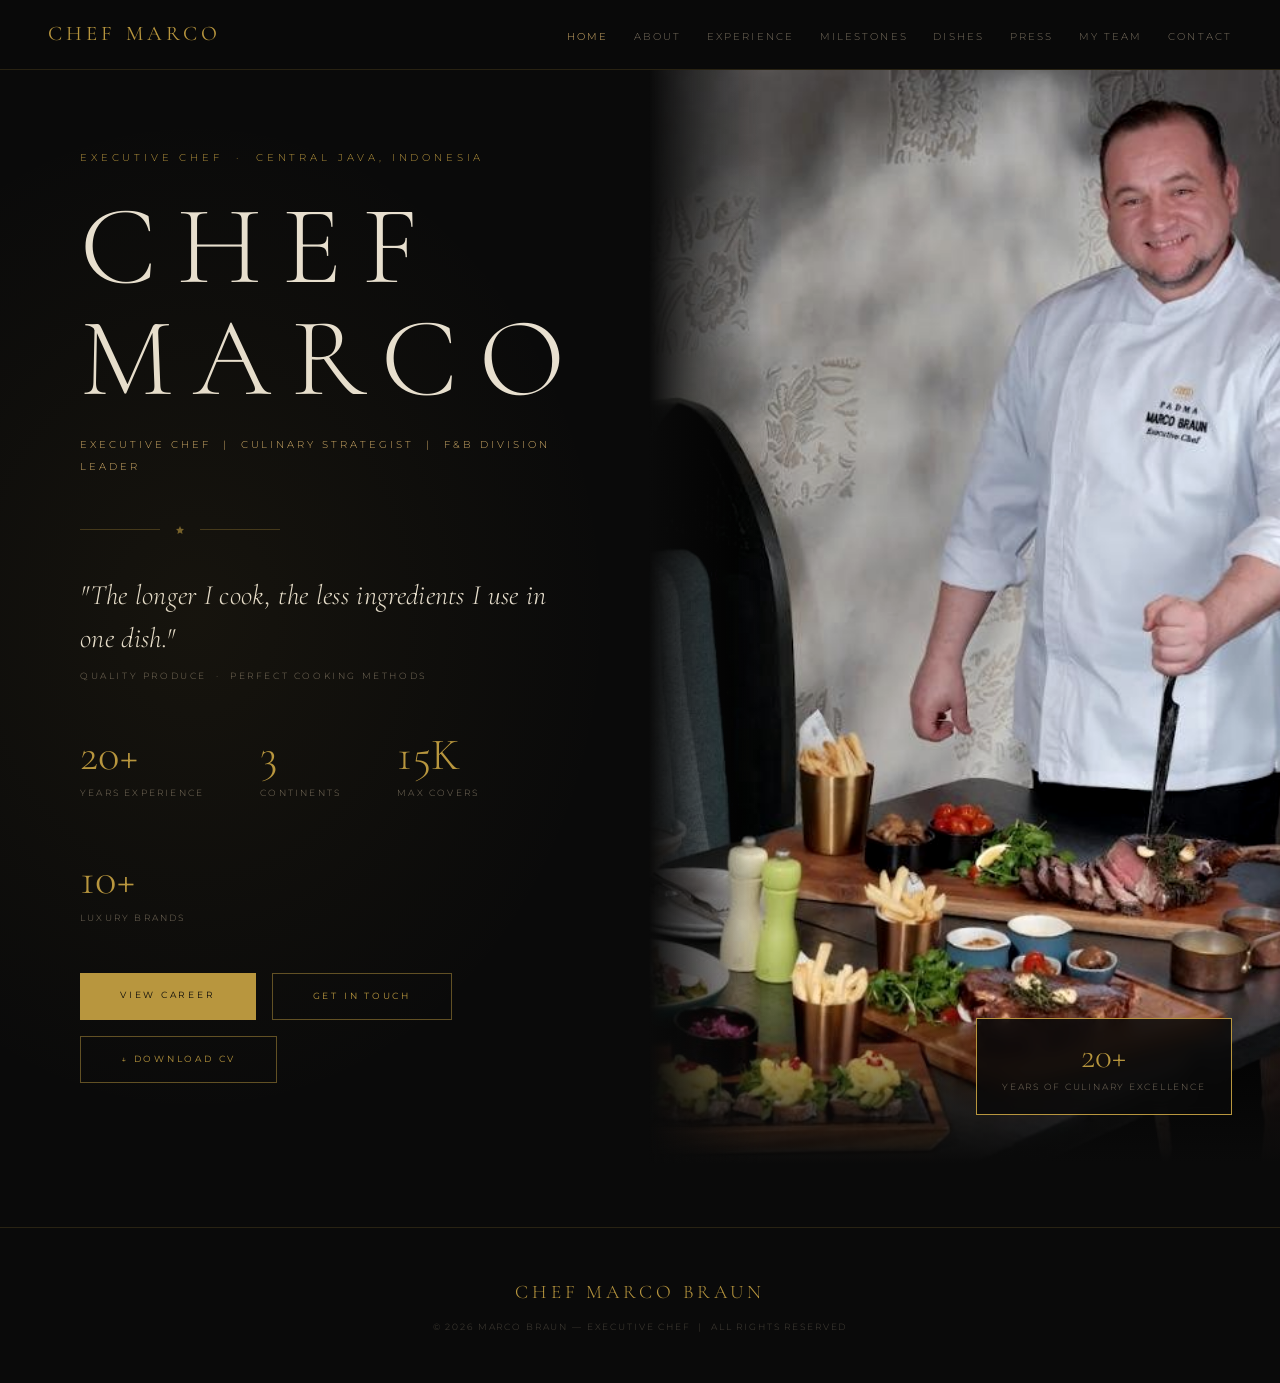
<file: index.html>
<!DOCTYPE html>
<html lang="en">
<head>
  <meta charset="UTF-8" />
  <meta name="viewport" content="width=device-width, initial-scale=1.0" />
  <title>Chef Marco Braun — Executive Chef</title>
  <link rel="stylesheet" href="css/style.css" />
</head>
<body>

<nav class="nav">
  <a href="index.html" class="nav-brand">Chef Marco</a>
  <button class="nav-toggle" id="navToggle">&#9776;</button>
  <ul class="nav-links" id="navLinks">
    <li><a href="index.html">Home</a></li>
    <li><a href="about.html">About</a></li>
    <li><a href="experience.html">Experience</a></li>
    <li><a href="milestones.html">Milestones</a></li>
    <li><a href="dishes.html">Dishes</a></li>
    <li><a href="press.html">Press</a></li>
    <li><a href="team.html">My Team</a></li>
    <li><a href="contact.html">Contact</a></li>
  </ul>
</nav>

<div class="page-content">
  <section class="hero-split">

    <!-- LEFT: Text -->
    <div class="hero-split__text">
      <p class="eyebrow">Executive Chef &nbsp;·&nbsp; Central Java, Indonesia</p>
      <h1 class="hero-name">Chef Marco</h1>
      <p class="hero-title">
        Executive Chef &nbsp;|&nbsp; Culinary Strategist &nbsp;|&nbsp; F&amp;B Division Leader
      </p>

      <div class="divider" style="margin-left:0; width:200px;">
        <span></span>
        <svg viewBox="0 0 10 10"><polygon points="5,0 6.5,3.5 10,3.8 7.5,6.2 8.1,10 5,8 1.9,10 2.5,6.2 0,3.8 3.5,3.5"/></svg>
        <span></span>
      </div>

      <p class="hero-quote" style="text-align:left; max-width:480px;">"The longer I cook, the less ingredients I use in one dish."</p>
      <p class="hero-quote-by" style="text-align:left; margin-bottom:3rem;">Quality Produce &nbsp;·&nbsp; Perfect Cooking Methods</p>

      <div class="hero-stats" style="justify-content:flex-start; margin-bottom:3rem;">
        <div>
          <span class="stat-num">20+</span>
          <span class="stat-label">Years Experience</span>
        </div>
        <div>
          <span class="stat-num">3</span>
          <span class="stat-label">Continents</span>
        </div>
        <div>
          <span class="stat-num">15K</span>
          <span class="stat-label">Max Covers</span>
        </div>
        <div>
          <span class="stat-num">10+</span>
          <span class="stat-label">Luxury Brands</span>
        </div>
      </div>

      <div class="cta-row" style="justify-content:flex-start;">
        <a href="experience.html" class="btn btn-gold">View Career</a>
        <a href="contact.html" class="btn btn-outline">Get in Touch</a>
        <a href="Marco_Braun_Executive_CV_with_Photo (1) (1).pdf" download="Marco_Braun_CV.pdf" class="btn btn-outline">&#8595; Download CV</a>
      </div>
    </div>

    <!-- RIGHT: Photo -->
    <div class="hero-split__photo">
      <div class="hero-split__photo-inner">
        <img src="images/chef-marco.jpg" alt="Chef Marco Braun — Executive Chef" />
        <div class="hero-split__photo-badge">
          <span class="badge-num">20+</span>
          <span class="badge-label">Years of Culinary Excellence</span>
        </div>
      </div>
    </div>

  </section>
</div>

<footer class="site-footer">
  <div class="footer-brand">Chef Marco Braun</div>
  <div class="footer-copy">&copy; 2026 Marco Braun &mdash; Executive Chef &nbsp;|&nbsp; All Rights Reserved</div>
</footer>

<script src="js/main.js"></script>
</body>
</html>
</file>
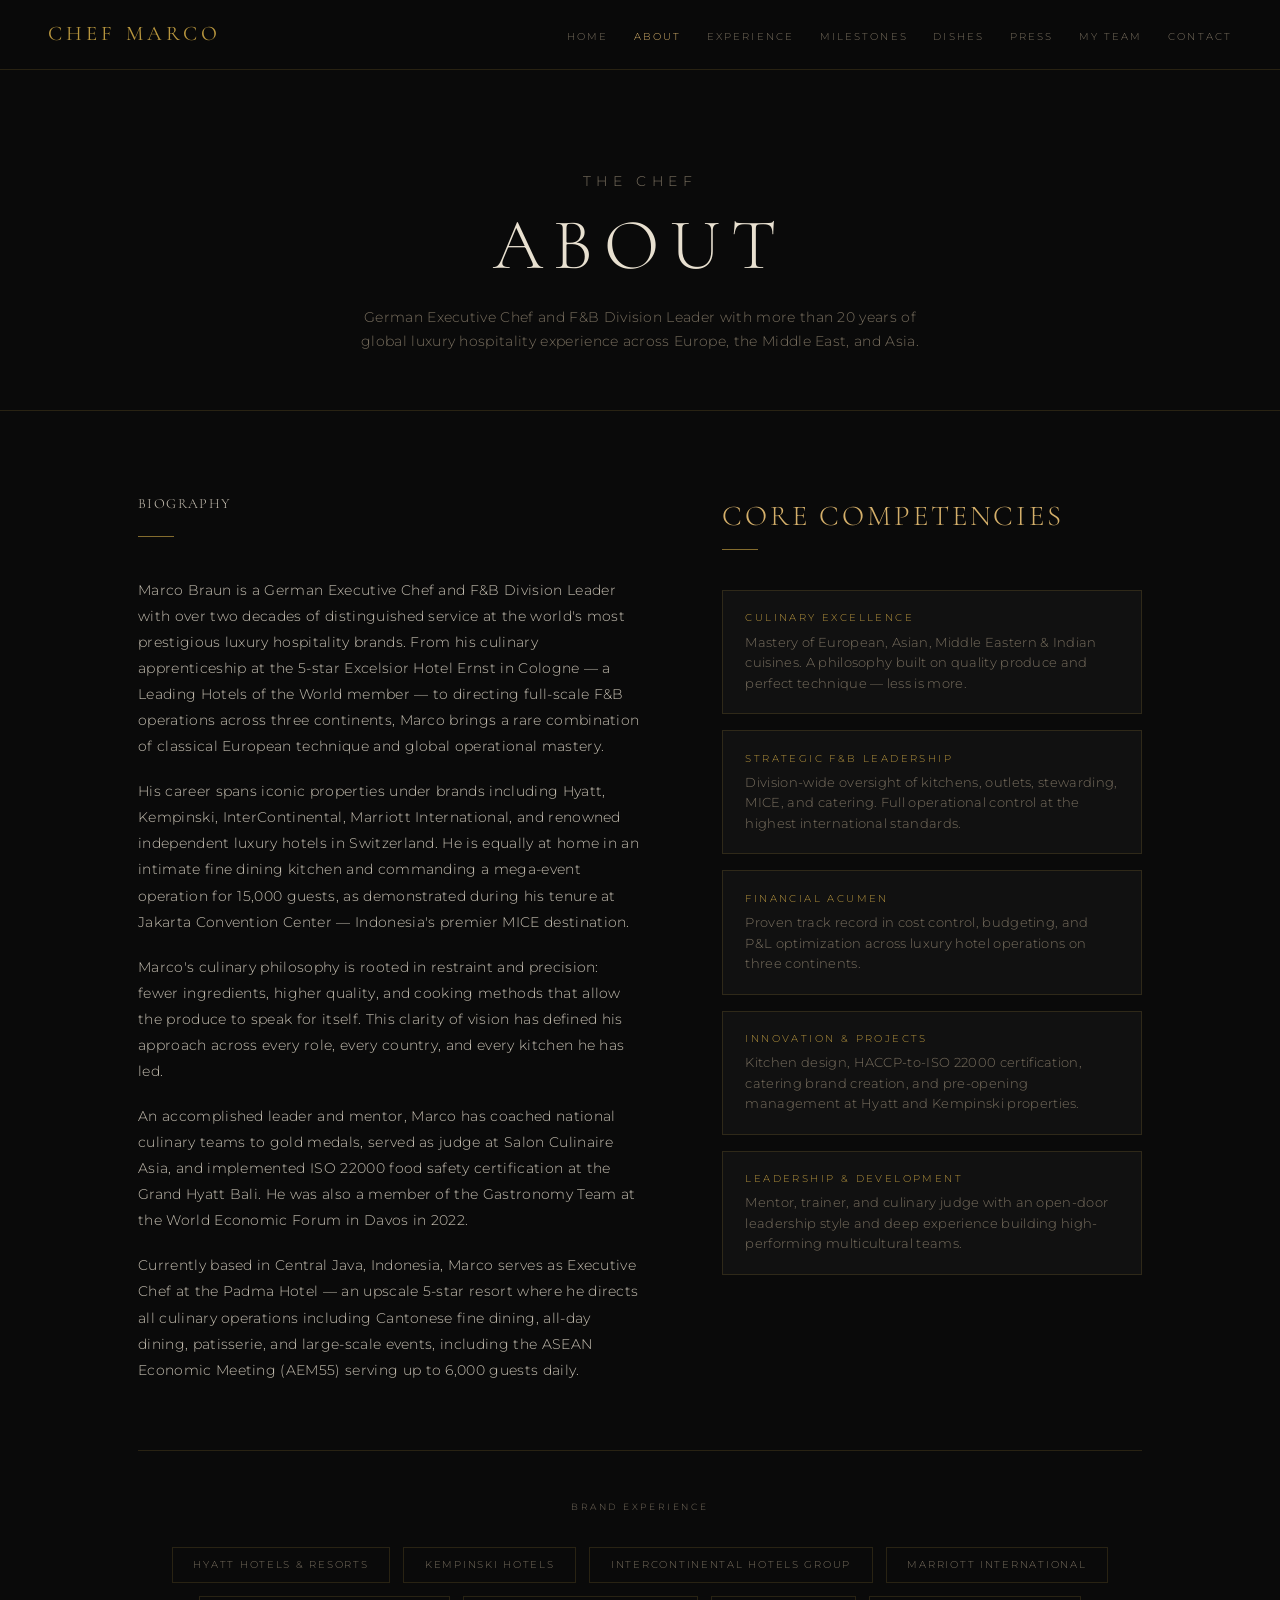
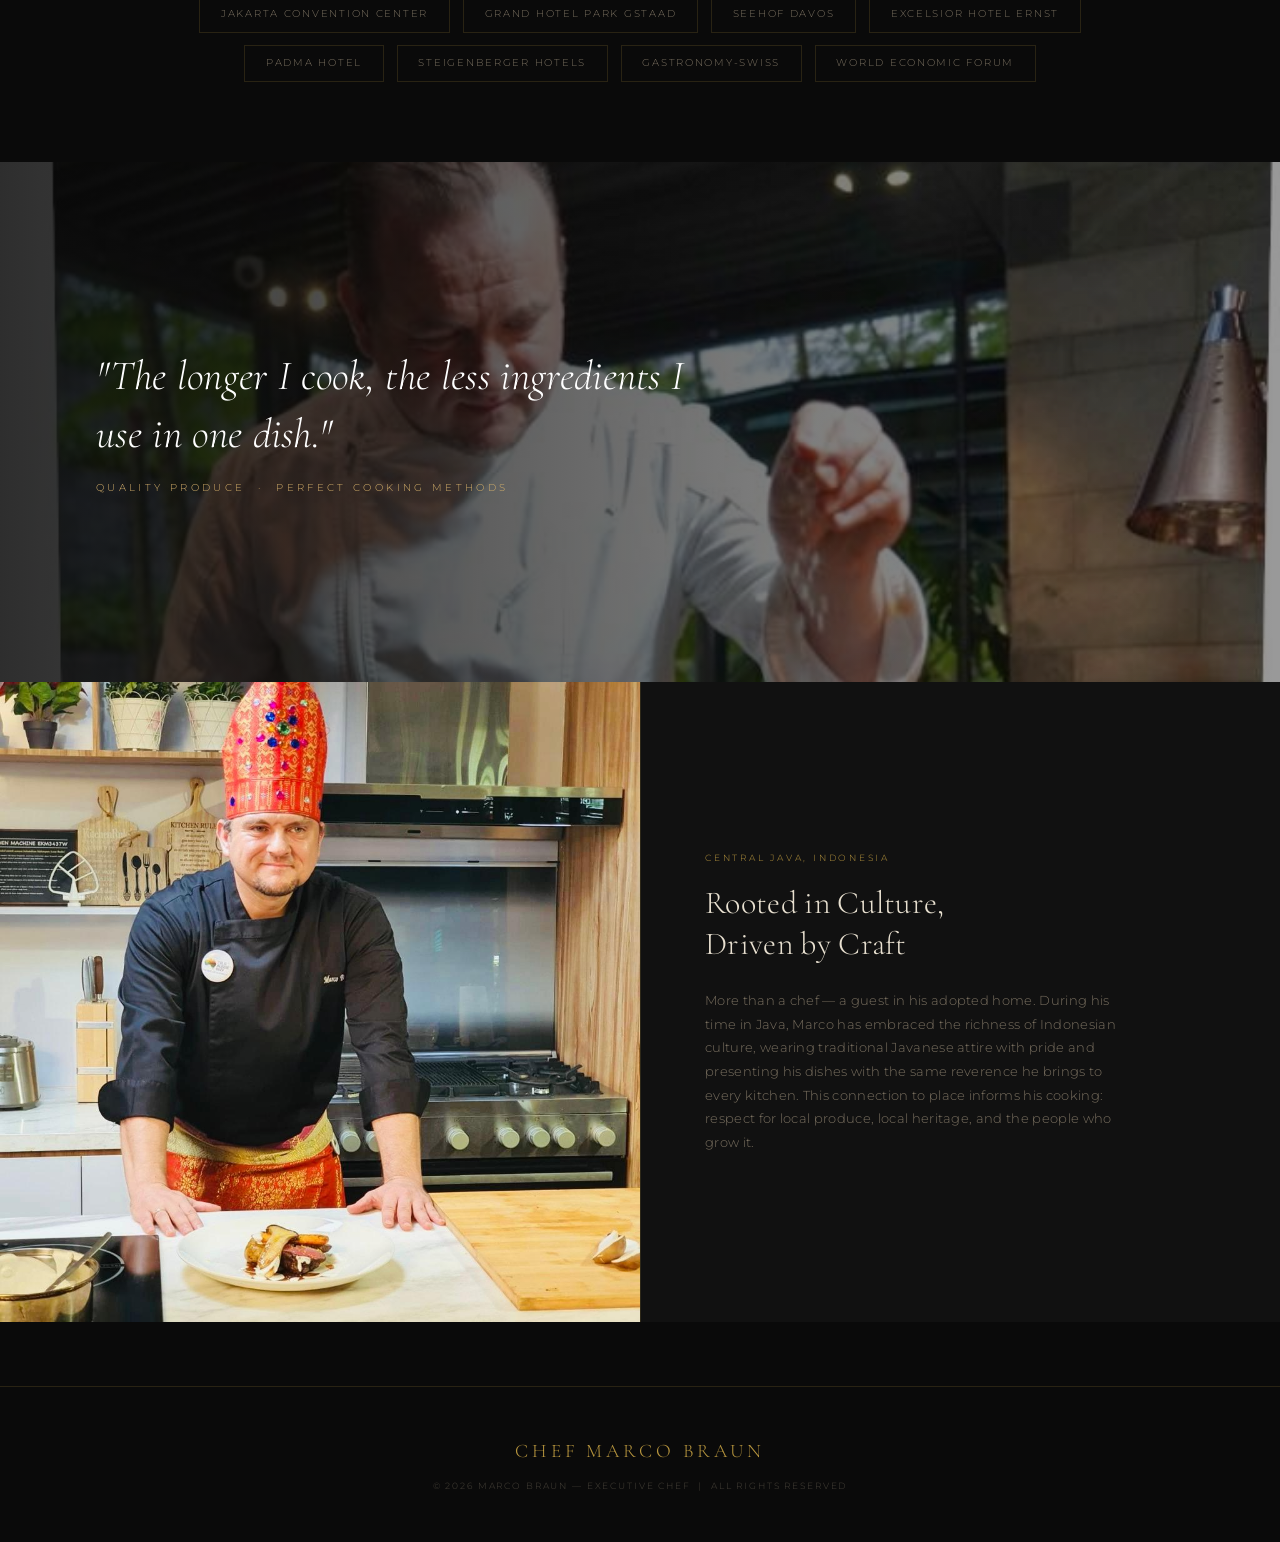
<file: about.html>
<!DOCTYPE html>
<html lang="en">
<head>
  <meta charset="UTF-8" />
  <meta name="viewport" content="width=device-width, initial-scale=1.0" />
  <title>About — Chef Marco Braun</title>
  <link rel="stylesheet" href="css/style.css" />
</head>
<body>

<nav class="nav">
  <a href="index.html" class="nav-brand">Chef Marco</a>
  <button class="nav-toggle" id="navToggle">&#9776;</button>
  <ul class="nav-links" id="navLinks">
    <li><a href="index.html">Home</a></li>
    <li><a href="about.html">About</a></li>
    <li><a href="experience.html">Experience</a></li>
    <li><a href="milestones.html">Milestones</a></li>
    <li><a href="dishes.html">Dishes</a></li>
    <li><a href="press.html">Press</a></li>
    <li><a href="team.html">My Team</a></li>
    <li><a href="contact.html">Contact</a></li>
  </ul>
</nav>

<div class="page-content">
  <div class="page-header">
    <p class="eyebrow">The Chef</p>
    <h1>About</h1>
    <p>German Executive Chef and F&amp;B Division Leader with more than 20 years of global luxury hospitality experience across Europe, the Middle East, and Asia.</p>
  </div>

  <section class="section">
    <div class="about-grid">

      <div class="about-text">
        <p class="section-title">Biography</p>
        <div class="section-rule"></div>
        <p>Marco Braun is a German Executive Chef and F&amp;B Division Leader with over two decades of distinguished service at the world's most prestigious luxury hospitality brands. From his culinary apprenticeship at the 5-star Excelsior Hotel Ernst in Cologne — a Leading Hotels of the World member — to directing full-scale F&amp;B operations across three continents, Marco brings a rare combination of classical European technique and global operational mastery.</p>
        <p>His career spans iconic properties under brands including Hyatt, Kempinski, InterContinental, Marriott International, and renowned independent luxury hotels in Switzerland. He is equally at home in an intimate fine dining kitchen and commanding a mega-event operation for 15,000 guests, as demonstrated during his tenure at Jakarta Convention Center — Indonesia's premier MICE destination.</p>
        <p>Marco's culinary philosophy is rooted in restraint and precision: fewer ingredients, higher quality, and cooking methods that allow the produce to speak for itself. This clarity of vision has defined his approach across every role, every country, and every kitchen he has led.</p>
        <p>An accomplished leader and mentor, Marco has coached national culinary teams to gold medals, served as judge at Salon Culinaire Asia, and implemented ISO 22000 food safety certification at the Grand Hyatt Bali. He was also a member of the Gastronomy Team at the World Economic Forum in Davos in 2022.</p>
        <p>Currently based in Central Java, Indonesia, Marco serves as Executive Chef at the Padma Hotel — an upscale 5-star resort where he directs all culinary operations including Cantonese fine dining, all-day dining, patisserie, and large-scale events, including the ASEAN Economic Meeting (AEM55) serving up to 6,000 guests daily.</p>
      </div>

      <div>
        <p class="section-title">Core Competencies</p>
        <div class="section-rule"></div>
        <div class="competencies">
          <div class="competency">
            <div class="competency-title">Culinary Excellence</div>
            <div class="competency-desc">Mastery of European, Asian, Middle Eastern &amp; Indian cuisines. A philosophy built on quality produce and perfect technique — less is more.</div>
          </div>
          <div class="competency">
            <div class="competency-title">Strategic F&amp;B Leadership</div>
            <div class="competency-desc">Division-wide oversight of kitchens, outlets, stewarding, MICE, and catering. Full operational control at the highest international standards.</div>
          </div>
          <div class="competency">
            <div class="competency-title">Financial Acumen</div>
            <div class="competency-desc">Proven track record in cost control, budgeting, and P&amp;L optimization across luxury hotel operations on three continents.</div>
          </div>
          <div class="competency">
            <div class="competency-title">Innovation &amp; Projects</div>
            <div class="competency-desc">Kitchen design, HACCP-to-ISO 22000 certification, catering brand creation, and pre-opening management at Hyatt and Kempinski properties.</div>
          </div>
          <div class="competency">
            <div class="competency-title">Leadership &amp; Development</div>
            <div class="competency-desc">Mentor, trainer, and culinary judge with an open-door leadership style and deep experience building high-performing multicultural teams.</div>
          </div>
        </div>
      </div>

    </div>

    <div class="brands">
      <p class="brands-label">Brand Experience</p>
      <div class="brands-grid">
        <div class="brand-tag">Hyatt Hotels &amp; Resorts</div>
        <div class="brand-tag">Kempinski Hotels</div>
        <div class="brand-tag">InterContinental Hotels Group</div>
        <div class="brand-tag">Marriott International</div>
        <div class="brand-tag">Jakarta Convention Center</div>
        <div class="brand-tag">Grand Hotel Park Gstaad</div>
        <div class="brand-tag">Seehof Davos</div>
        <div class="brand-tag">Excelsior Hotel Ernst</div>
        <div class="brand-tag">Padma Hotel</div>
        <div class="brand-tag">Steigenberger Hotels</div>
        <div class="brand-tag">Gastronomy-Swiss</div>
        <div class="brand-tag">World Economic Forum</div>
      </div>
    </div>
  </section>

  <!-- Cinematic action strip -->
  <div class="about-cinematic">
    <img src="images/chef-action.jpg" alt="Chef Marco Braun at work" />
    <div class="about-cinematic__overlay">
      <p class="about-cinematic__quote">"The longer I cook, the less ingredients I use in one dish."</p>
      <p class="about-cinematic__attr">Quality Produce &nbsp;·&nbsp; Perfect Cooking Methods</p>
    </div>
  </div>

  <!-- Java cultural split -->
  <div class="about-java-split">
    <div class="about-java-split__img">
      <img src="images/chef-javanese.jpg" alt="Chef Marco Braun in traditional Javanese attire" />
    </div>
    <div class="about-java-split__text">
      <p class="eyebrow">Central Java, Indonesia</p>
      <h2>Rooted in Culture,<br>Driven by Craft</h2>
      <p>More than a chef — a guest in his adopted home. During his time in Java, Marco has embraced the richness of Indonesian culture, wearing traditional Javanese attire with pride and presenting his dishes with the same reverence he brings to every kitchen. This connection to place informs his cooking: respect for local produce, local heritage, and the people who grow it.</p>
    </div>
  </div>

</div>

<footer class="site-footer">
  <div class="footer-brand">Chef Marco Braun</div>
  <div class="footer-copy">&copy; 2026 Marco Braun &mdash; Executive Chef &nbsp;|&nbsp; All Rights Reserved</div>
</footer>

<script src="js/main.js"></script>
</body>
</html>
</file>
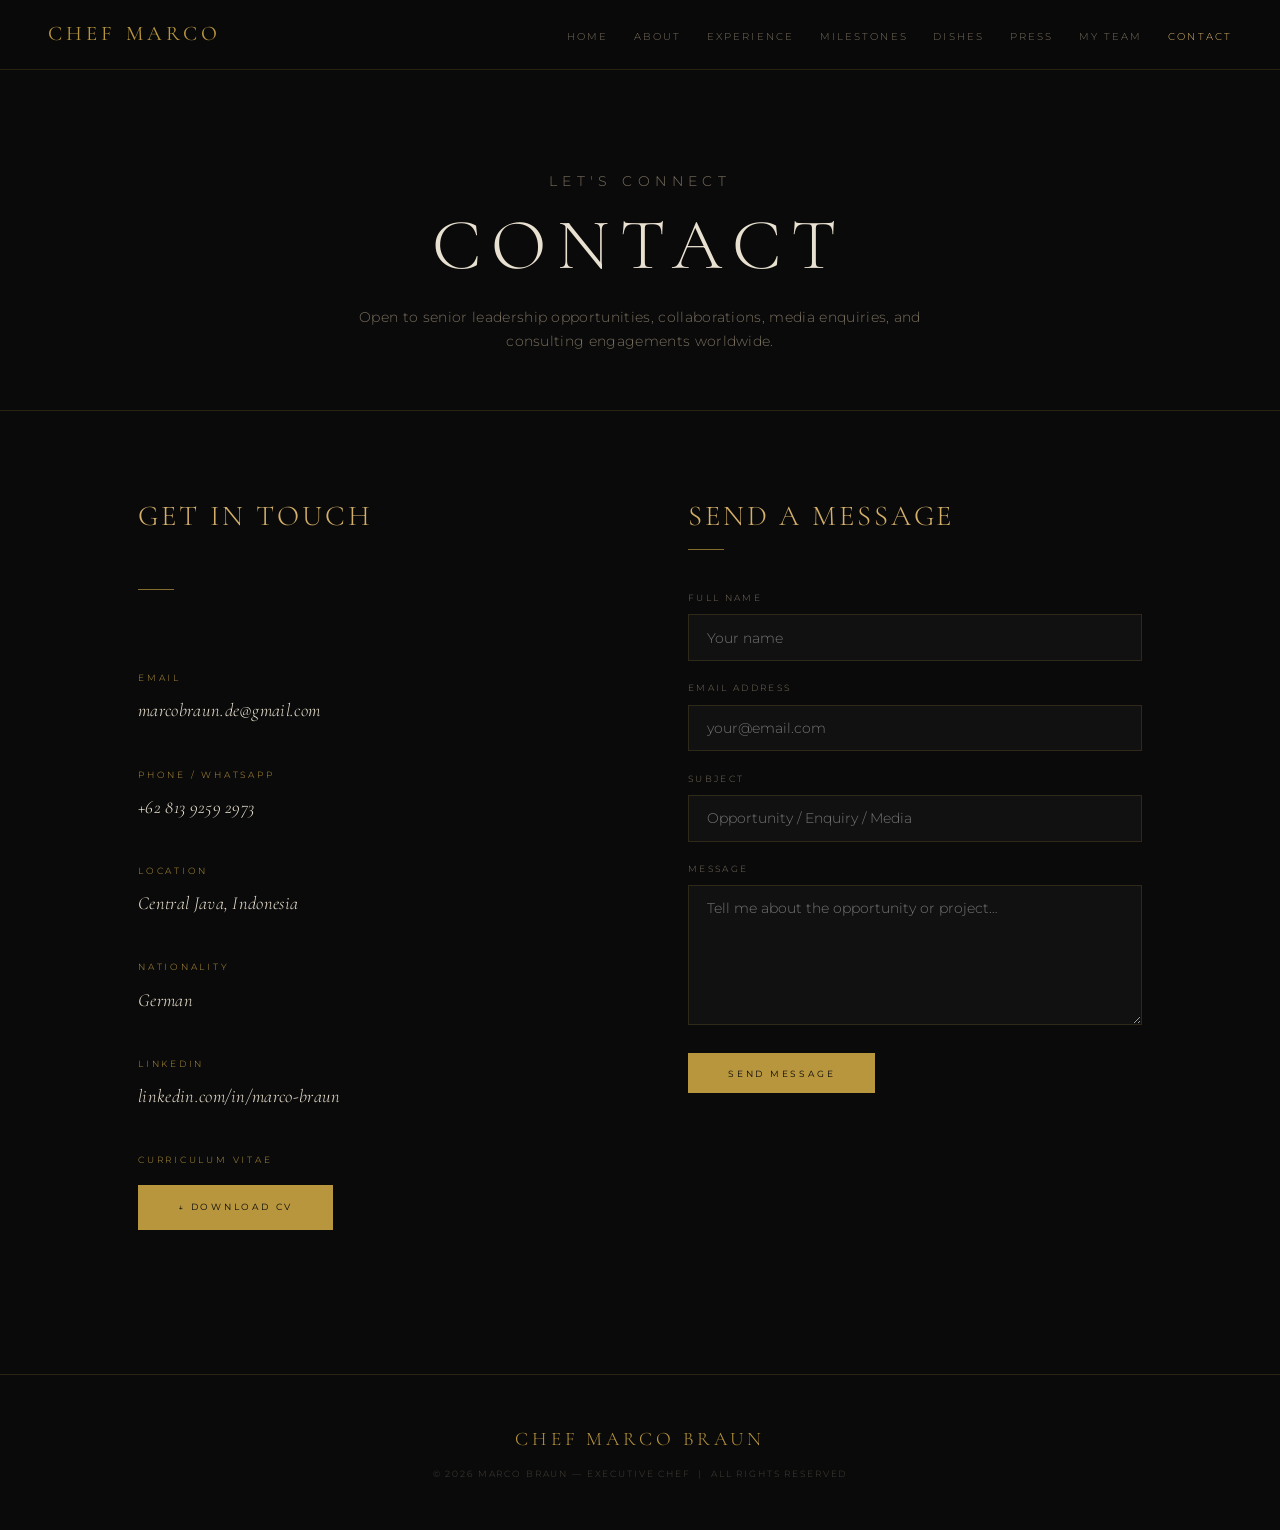
<file: contact.html>
<!DOCTYPE html>
<html lang="en">
<head>
  <meta charset="UTF-8" />
  <meta name="viewport" content="width=device-width, initial-scale=1.0" />
  <title>Contact — Chef Marco Braun</title>
  <link rel="stylesheet" href="css/style.css" />
</head>
<body>

<nav class="nav">
  <a href="index.html" class="nav-brand">Chef Marco</a>
  <button class="nav-toggle" id="navToggle">&#9776;</button>
  <ul class="nav-links" id="navLinks">
    <li><a href="index.html">Home</a></li>
    <li><a href="about.html">About</a></li>
    <li><a href="experience.html">Experience</a></li>
    <li><a href="milestones.html">Milestones</a></li>
    <li><a href="dishes.html">Dishes</a></li>
    <li><a href="press.html">Press</a></li>
    <li><a href="team.html">My Team</a></li>
    <li><a href="contact.html">Contact</a></li>
  </ul>
</nav>

<div class="page-content">
  <div class="page-header">
    <p class="eyebrow">Let's Connect</p>
    <h1>Contact</h1>
    <p>Open to senior leadership opportunities, collaborations, media enquiries, and consulting engagements worldwide.</p>
  </div>

  <section class="section">
    <div class="contact-grid">

      <div class="contact-info">
        <p class="section-title">Get in Touch</p>
        <div class="section-rule"></div>

        <div class="contact-item">
          <label>Email</label>
          <div class="contact-item-val">
            <a href="mailto:marcobraun.de@gmail.com">marcobraun.de@gmail.com</a>
          </div>
        </div>

        <div class="contact-item">
          <label>Phone / WhatsApp</label>
          <div class="contact-item-val">
            <a href="tel:+6281392592973">+62 813 9259 2973</a>
          </div>
        </div>

        <div class="contact-item">
          <label>Location</label>
          <div class="contact-item-val">Central Java, Indonesia</div>
        </div>

        <div class="contact-item">
          <label>Nationality</label>
          <div class="contact-item-val">German</div>
        </div>

        <div class="contact-item">
          <label>LinkedIn</label>
          <div class="contact-item-val">
            <a href="https://www.linkedin.com/in/marco-braun-1370b5b8/" target="_blank" rel="noopener">linkedin.com/in/marco-braun</a>
          </div>
        </div>

        <div class="contact-item">
          <label>Curriculum Vitae</label>
          <a href="Marco_Braun_Executive_CV_with_Photo (1) (1).pdf" download="Marco_Braun_CV.pdf" class="btn btn-gold" style="margin-top:0.5rem; display:inline-block;">&#8595; Download CV</a>
        </div>
      </div>

      <div>
        <p class="section-title">Send a Message</p>
        <div class="section-rule"></div>
        <form class="contact-form" onsubmit="return false;">
          <div>
            <label class="form-label" for="name">Full Name</label>
            <input class="form-input" type="text" id="name" placeholder="Your name" />
          </div>
          <div>
            <label class="form-label" for="email">Email Address</label>
            <input class="form-input" type="email" id="email" placeholder="your@email.com" />
          </div>
          <div>
            <label class="form-label" for="subject">Subject</label>
            <input class="form-input" type="text" id="subject" placeholder="Opportunity / Enquiry / Media" />
          </div>
          <div>
            <label class="form-label" for="message">Message</label>
            <textarea class="form-textarea" id="message" placeholder="Tell me about the opportunity or project…"></textarea>
          </div>
          <button type="submit" class="btn btn-gold" style="align-self:flex-start;">Send Message</button>
        </form>
      </div>

    </div>
  </section>
</div>

<footer class="site-footer">
  <div class="footer-brand">Chef Marco Braun</div>
  <div class="footer-copy">&copy; 2026 Marco Braun &mdash; Executive Chef &nbsp;|&nbsp; All Rights Reserved</div>
</footer>

<script src="js/main.js"></script>
</body>
</html>
</file>
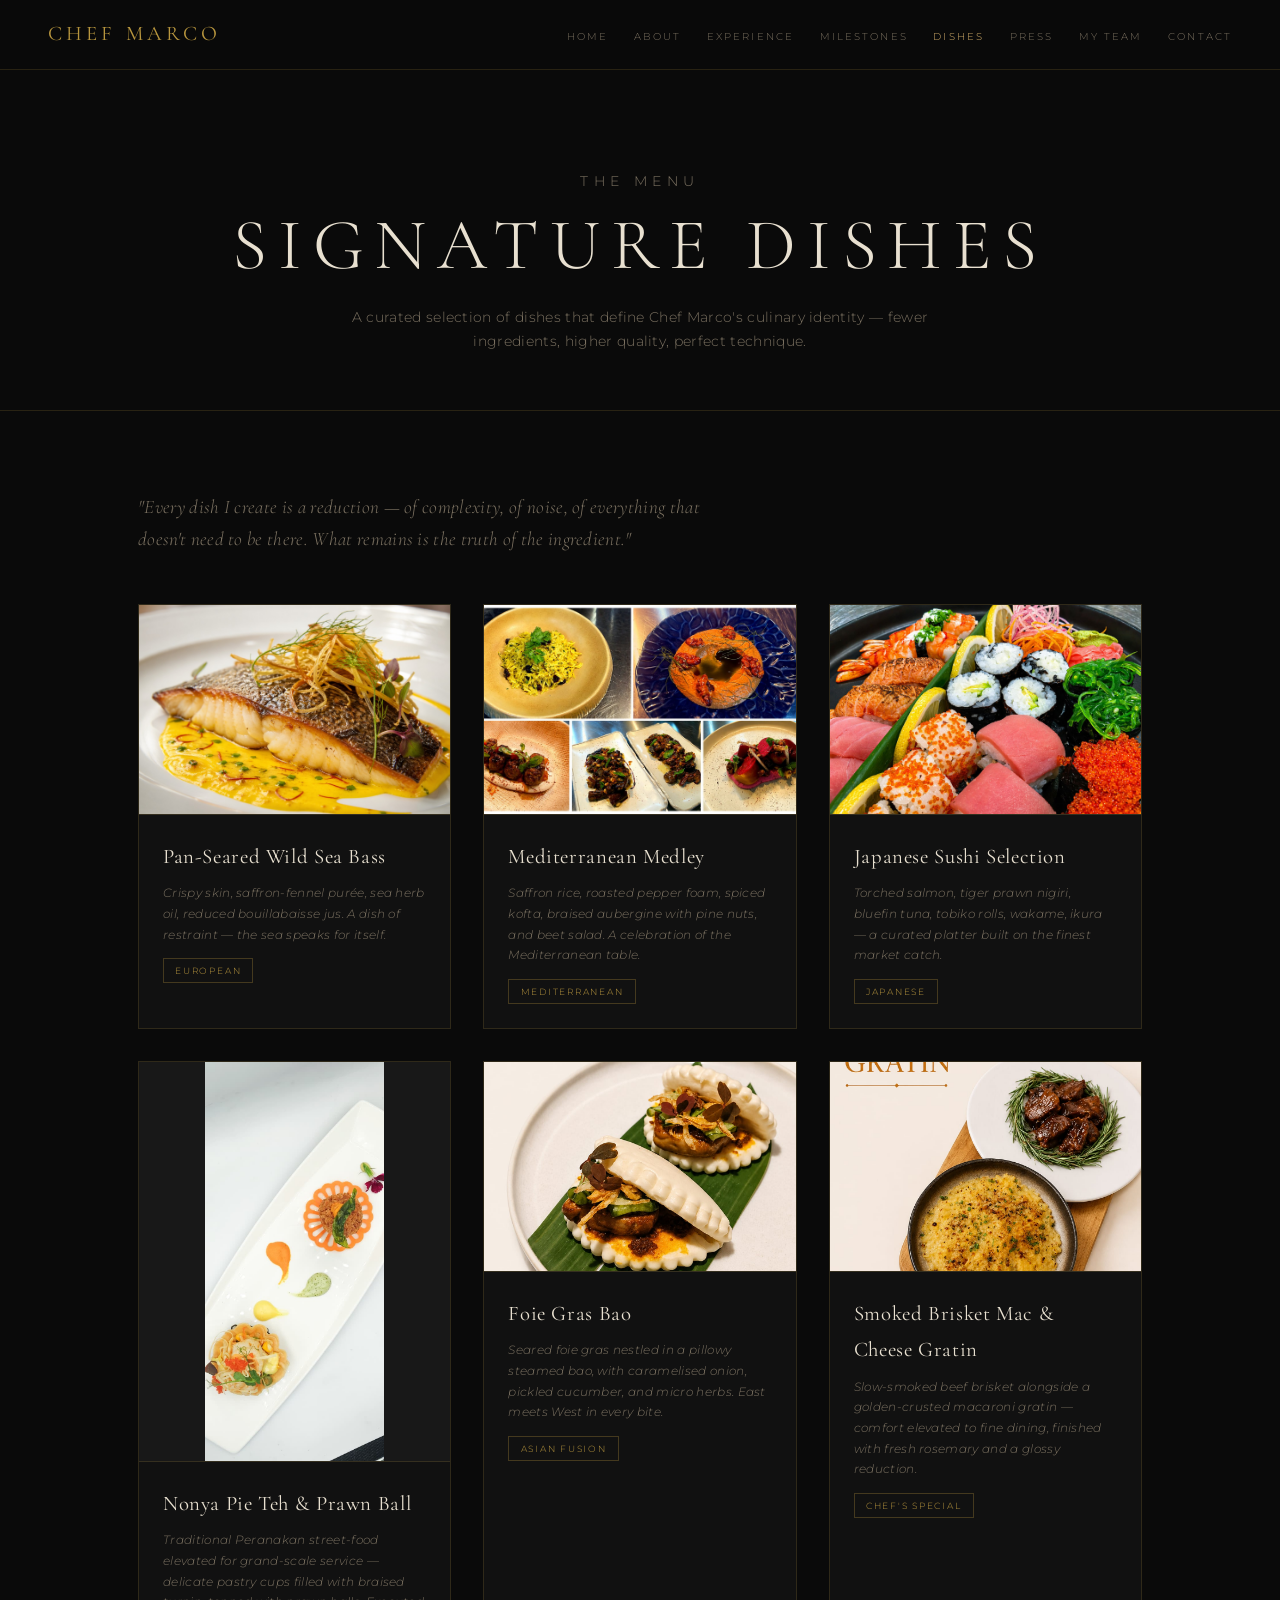
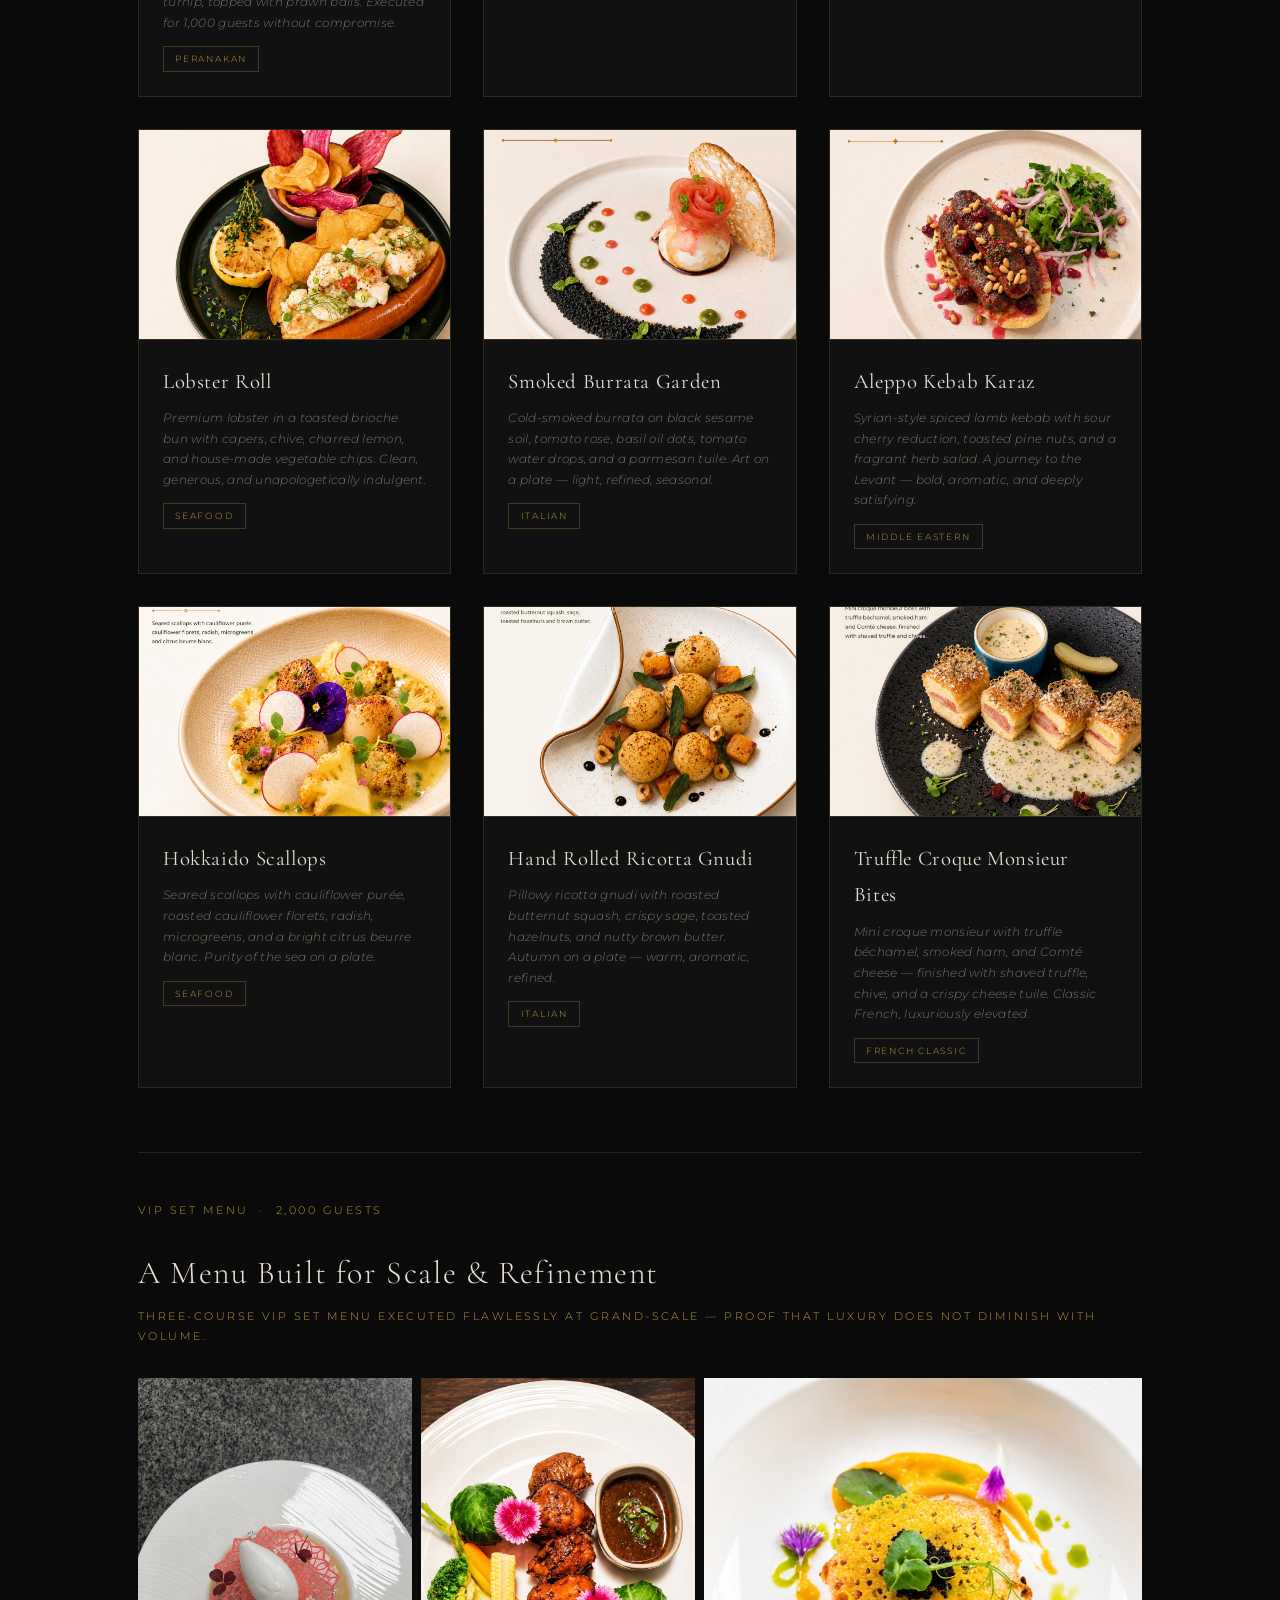
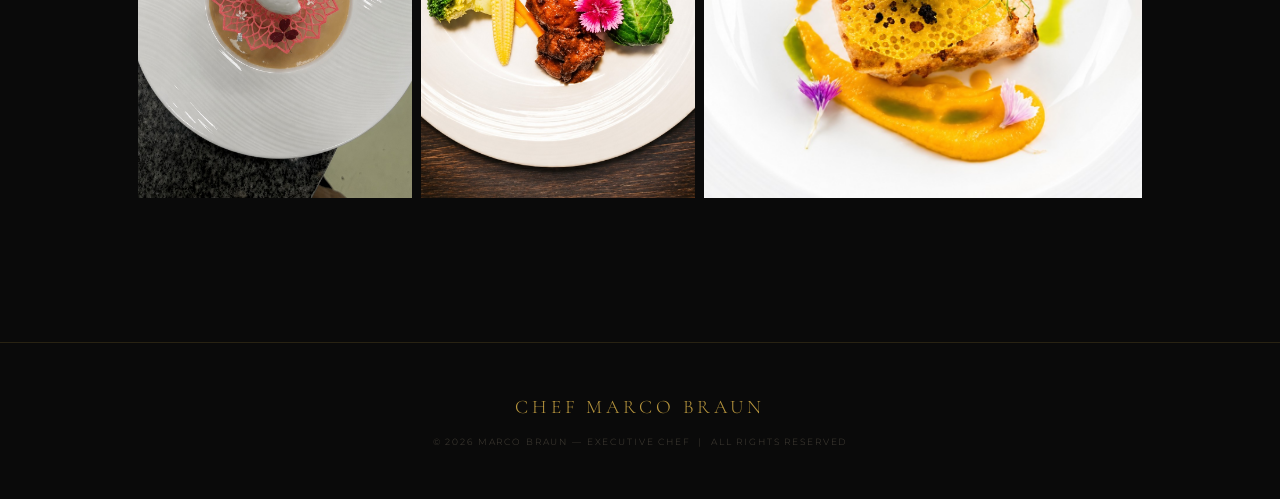
<file: dishes.html>
<!DOCTYPE html>
<html lang="en">
<head>
  <meta charset="UTF-8" />
  <meta name="viewport" content="width=device-width, initial-scale=1.0" />
  <title>Signature Dishes — Chef Marco Braun</title>
  <link rel="stylesheet" href="css/style.css" />
</head>
<body>

<nav class="nav">
  <a href="index.html" class="nav-brand">Chef Marco</a>
  <button class="nav-toggle" id="navToggle">&#9776;</button>
  <ul class="nav-links" id="navLinks">
    <li><a href="index.html">Home</a></li>
    <li><a href="about.html">About</a></li>
    <li><a href="experience.html">Experience</a></li>
    <li><a href="milestones.html">Milestones</a></li>
    <li><a href="dishes.html">Dishes</a></li>
    <li><a href="press.html">Press</a></li>
    <li><a href="team.html">My Team</a></li>
    <li><a href="contact.html">Contact</a></li>
  </ul>
</nav>

<div class="page-content">
  <div class="page-header">
    <p class="eyebrow">The Menu</p>
    <h1>Signature Dishes</h1>
    <p>A curated selection of dishes that define Chef Marco's culinary identity — fewer ingredients, higher quality, perfect technique.</p>
  </div>

  <section class="section">
    <p class="dishes-intro">"Every dish I create is a reduction — of complexity, of noise, of everything that doesn't need to be there. What remains is the truth of the ingredient."</p>

    <div class="dishes-grid">

      <div class="dish-card">
        <div class="dish-img dish-img--photo">
          <img src="images/seabass.jpg" alt="Pan-Seared Wild Sea Bass" />
        </div>
        <div class="dish-info">
          <h3>Pan-Seared Wild Sea Bass</h3>
          <p>Crispy skin, saffron-fennel purée, sea herb oil, reduced bouillabaisse jus. A dish of restraint — the sea speaks for itself.</p>
          <span class="dish-tag">European</span>
        </div>
      </div>

      <div class="dish-card">
        <div class="dish-img dish-img--photo">
          <img src="images/mediterranean-medley.jpg" alt="Mediterranean Medley" />
        </div>
        <div class="dish-info">
          <h3>Mediterranean Medley</h3>
          <p>Saffron rice, roasted pepper foam, spiced kofta, braised aubergine with pine nuts, and beet salad. A celebration of the Mediterranean table.</p>
          <span class="dish-tag">Mediterranean</span>
        </div>
      </div>

      <div class="dish-card">
        <div class="dish-img dish-img--photo">
          <img src="images/sushi-platter.jpg" alt="Japanese Sushi Selection" />
        </div>
        <div class="dish-info">
          <h3>Japanese Sushi Selection</h3>
          <p>Torched salmon, tiger prawn nigiri, bluefin tuna, tobiko rolls, wakame, ikura — a curated platter built on the finest market catch.</p>
          <span class="dish-tag">Japanese</span>
        </div>
      </div>

      <div class="dish-card">
        <div class="dish-img dish-img--photo dish-img--contain">
          <img src="images/nonya-pie-teh.png" alt="Nonya Pie Teh &amp; Prawn Ball" />
        </div>
        <div class="dish-info">
          <h3>Nonya Pie Teh &amp; Prawn Ball</h3>
          <p>Traditional Peranakan street-food elevated for grand-scale service — delicate pastry cups filled with braised turnip, topped with prawn balls. Executed for 1,000 guests without compromise.</p>
          <span class="dish-tag">Peranakan</span>
        </div>
      </div>

      <div class="dish-card">
        <div class="dish-img dish-img--photo">
          <img src="images/foie-gras-bao.jpg" alt="Foie Gras Bao" />
        </div>
        <div class="dish-info">
          <h3>Foie Gras Bao</h3>
          <p>Seared foie gras nestled in a pillowy steamed bao, with caramelised onion, pickled cucumber, and micro herbs. East meets West in every bite.</p>
          <span class="dish-tag">Asian Fusion</span>
        </div>
      </div>

      <div class="dish-card">
        <div class="dish-img dish-img--photo">
          <img src="images/smoked-brisket-mac-cheese.jpg" alt="Smoked Brisket Mac &amp; Cheese Gratin" />
        </div>
        <div class="dish-info">
          <h3>Smoked Brisket Mac &amp; Cheese Gratin</h3>
          <p>Slow-smoked beef brisket alongside a golden-crusted macaroni gratin — comfort elevated to fine dining, finished with fresh rosemary and a glossy reduction.</p>
          <span class="dish-tag">Chef's Special</span>
        </div>
      </div>

      <div class="dish-card">
        <div class="dish-img dish-img--photo">
          <img src="images/lobster-roll.jpg" alt="Lobster Roll" />
        </div>
        <div class="dish-info">
          <h3>Lobster Roll</h3>
          <p>Premium lobster in a toasted brioche bun with capers, chive, charred lemon, and house-made vegetable chips. Clean, generous, and unapologetically indulgent.</p>
          <span class="dish-tag">Seafood</span>
        </div>
      </div>

      <div class="dish-card">
        <div class="dish-img dish-img--photo">
          <img src="images/smoked-burrata-garden.jpg" alt="Smoked Burrata Garden" />
        </div>
        <div class="dish-info">
          <h3>Smoked Burrata Garden</h3>
          <p>Cold-smoked burrata on black sesame soil, tomato rose, basil oil dots, tomato water drops, and a parmesan tuile. Art on a plate — light, refined, seasonal.</p>
          <span class="dish-tag">Italian</span>
        </div>
      </div>

      <div class="dish-card">
        <div class="dish-img dish-img--photo">
          <img src="images/aleppo-kebab-karaz.jpg" alt="Aleppo Kebab Karaz" />
        </div>
        <div class="dish-info">
          <h3>Aleppo Kebab Karaz</h3>
          <p>Syrian-style spiced lamb kebab with sour cherry reduction, toasted pine nuts, and a fragrant herb salad. A journey to the Levant — bold, aromatic, and deeply satisfying.</p>
          <span class="dish-tag">Middle Eastern</span>
        </div>
      </div>

      <div class="dish-card">
        <div class="dish-img dish-img--photo">
          <img src="images/hokkaido-scallops.jpg" alt="Hokkaido Scallops" />
        </div>
        <div class="dish-info">
          <h3>Hokkaido Scallops</h3>
          <p>Seared scallops with cauliflower purée, roasted cauliflower florets, radish, microgreens, and a bright citrus beurre blanc. Purity of the sea on a plate.</p>
          <span class="dish-tag">Seafood</span>
        </div>
      </div>

      <div class="dish-card">
        <div class="dish-img dish-img--photo">
          <img src="images/ricotta-gnudi.jpg" alt="Hand Rolled Ricotta Gnudi" />
        </div>
        <div class="dish-info">
          <h3>Hand Rolled Ricotta Gnudi</h3>
          <p>Pillowy ricotta gnudi with roasted butternut squash, crispy sage, toasted hazelnuts, and nutty brown butter. Autumn on a plate — warm, aromatic, refined.</p>
          <span class="dish-tag">Italian</span>
        </div>
      </div>

      <div class="dish-card">
        <div class="dish-img dish-img--photo">
          <img src="images/truffle-croque-monsieur.jpg" alt="Truffle Croque Monsieur Bites" />
        </div>
        <div class="dish-info">
          <h3>Truffle Croque Monsieur Bites</h3>
          <p>Mini croque monsieur with truffle béchamel, smoked ham, and Comté cheese — finished with shaved truffle, chive, and a crispy cheese tuile. Classic French, luxuriously elevated.</p>
          <span class="dish-tag">French Classic</span>
        </div>
      </div>

    </div>

    <div class="vip-collage-section">
      <div class="vip-collage-header">
        <p class="eyebrow">VIP Set Menu &nbsp;·&nbsp; 2,000 Guests</p>
        <h2>A Menu Built for Scale &amp; Refinement</h2>
        <p>Three-course VIP set menu executed flawlessly at grand-scale — proof that luxury does not diminish with volume.</p>
      </div>
      <div class="vip-collage">
        <div class="vip-collage__img">
          <img src="images/vip-main-course.jpg" alt="VIP Set Menu — Braised Main Course" />
        </div>
        <div class="vip-collage__img">
          <img src="images/vip-dessert.jpg" alt="VIP Set Menu — Caramel Dessert" />
        </div>
        <div class="vip-collage__img">
          <img src="images/vip-fish.jpg" alt="VIP Set Menu — Fish Course with Caviar Tuile" />
        </div>
      </div>
    </div>

  </section>
</div>

<footer class="site-footer">
  <div class="footer-brand">Chef Marco Braun</div>
  <div class="footer-copy">&copy; 2026 Marco Braun &mdash; Executive Chef &nbsp;|&nbsp; All Rights Reserved</div>
</footer>

<script src="js/main.js"></script>
</body>
</html>
</file>
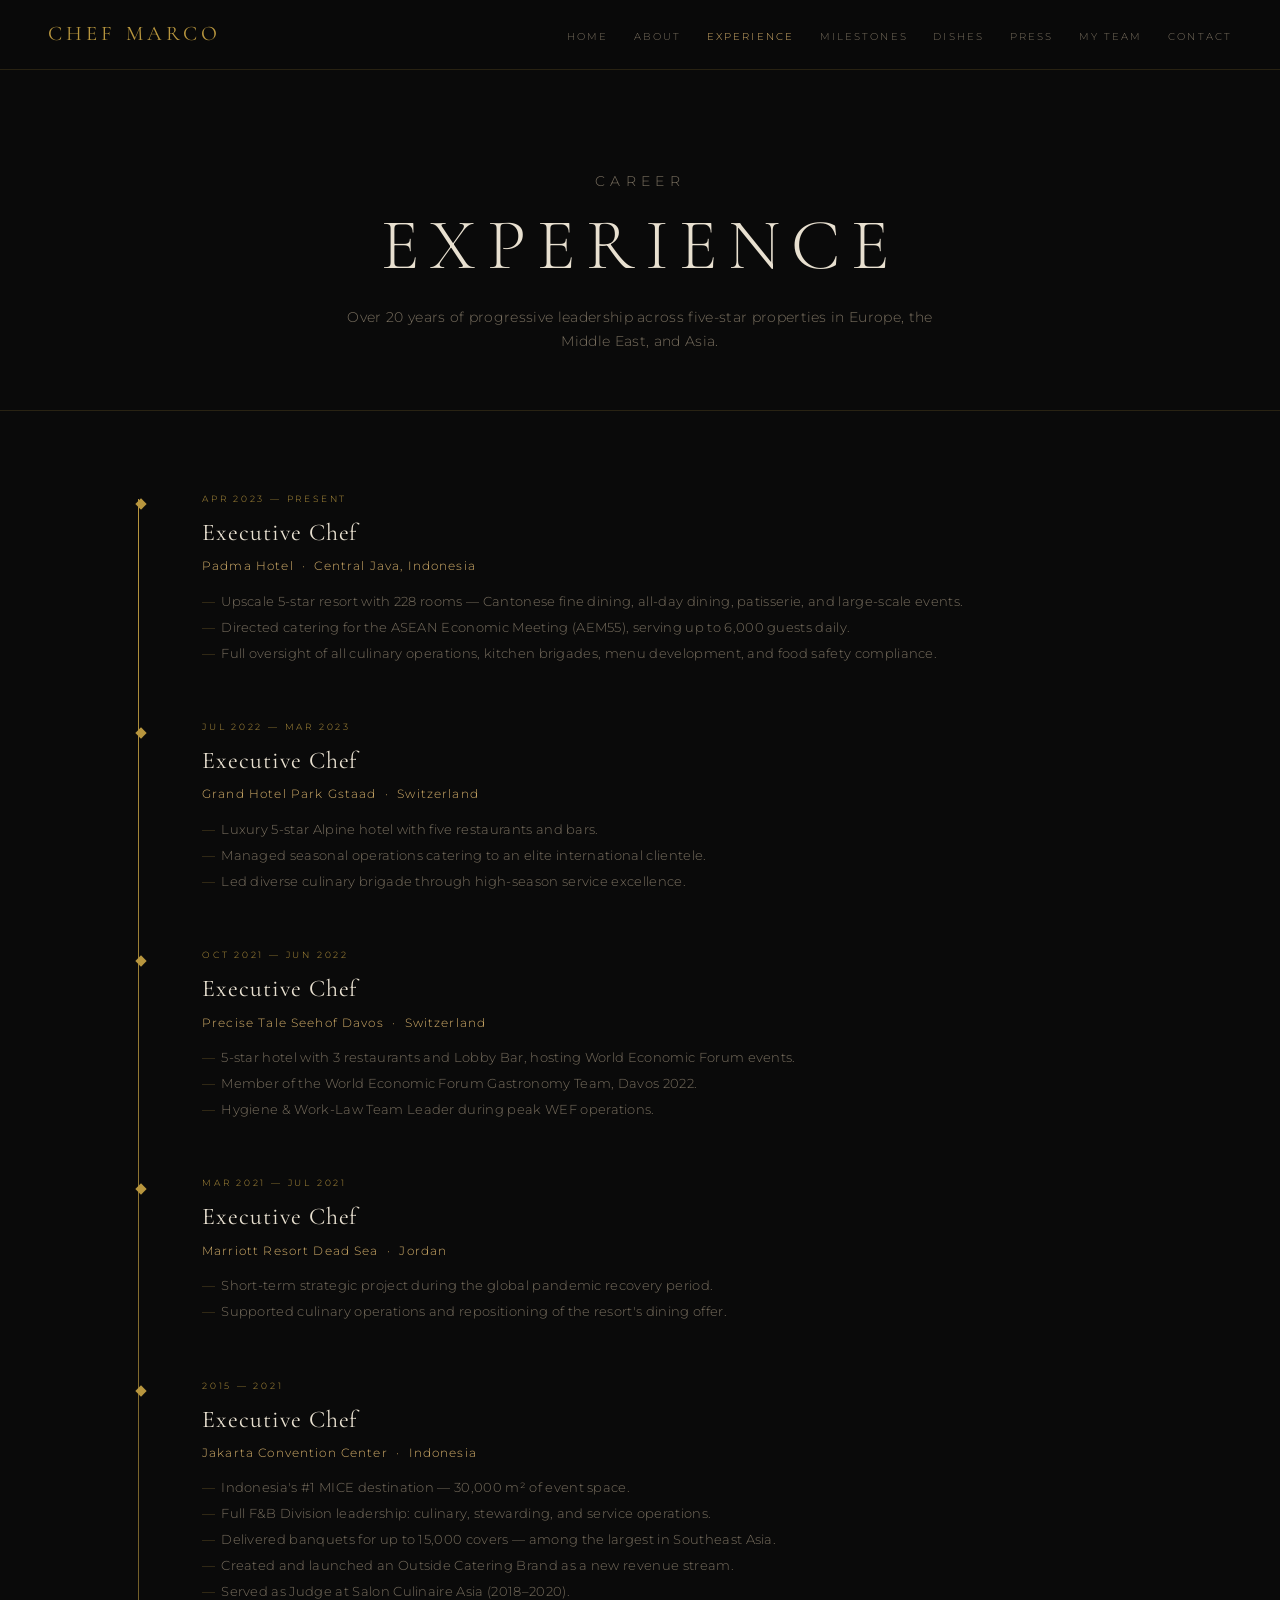
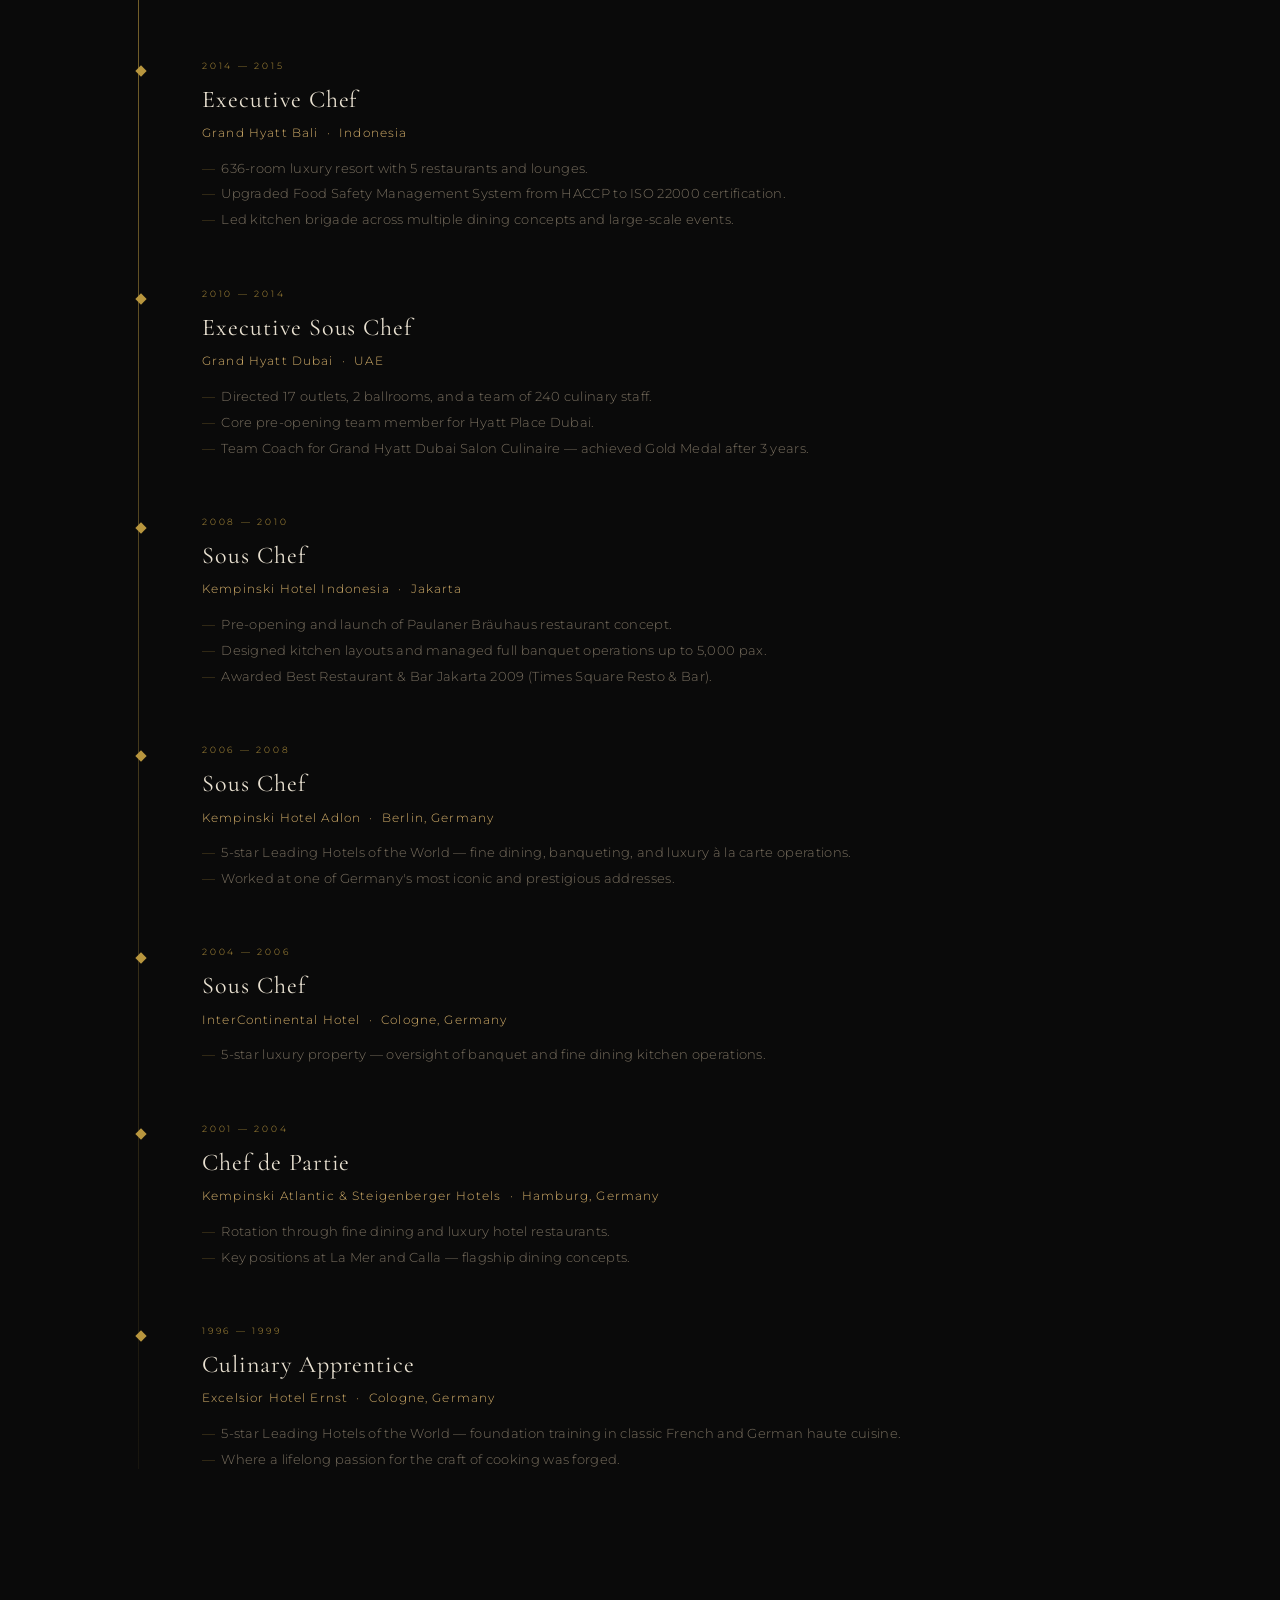
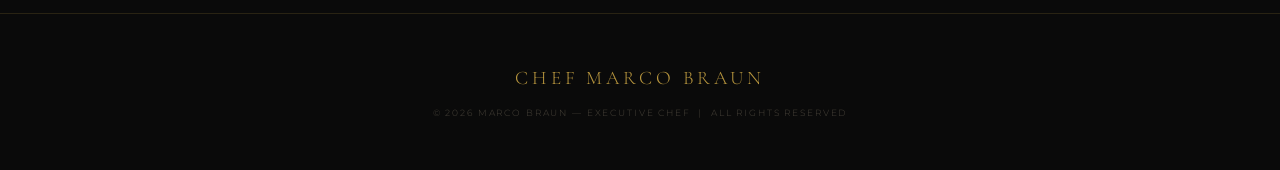
<file: experience.html>
<!DOCTYPE html>
<html lang="en">
<head>
  <meta charset="UTF-8" />
  <meta name="viewport" content="width=device-width, initial-scale=1.0" />
  <title>Experience — Chef Marco Braun</title>
  <link rel="stylesheet" href="css/style.css" />
</head>
<body>

<nav class="nav">
  <a href="index.html" class="nav-brand">Chef Marco</a>
  <button class="nav-toggle" id="navToggle">&#9776;</button>
  <ul class="nav-links" id="navLinks">
    <li><a href="index.html">Home</a></li>
    <li><a href="about.html">About</a></li>
    <li><a href="experience.html">Experience</a></li>
    <li><a href="milestones.html">Milestones</a></li>
    <li><a href="dishes.html">Dishes</a></li>
    <li><a href="press.html">Press</a></li>
    <li><a href="team.html">My Team</a></li>
    <li><a href="contact.html">Contact</a></li>
  </ul>
</nav>

<div class="page-content">
  <div class="page-header">
    <p class="eyebrow">Career</p>
    <h1>Experience</h1>
    <p>Over 20 years of progressive leadership across five-star properties in Europe, the Middle East, and Asia.</p>
  </div>

  <section class="section">
    <div class="timeline">

      <div class="timeline-item">
        <div class="timeline-dot"></div>
        <div class="timeline-date">Apr 2023 — Present</div>
        <div class="timeline-role">Executive Chef</div>
        <div class="timeline-place">Padma Hotel &nbsp;·&nbsp; Central Java, Indonesia</div>
        <ul class="timeline-points">
          <li>Upscale 5-star resort with 228 rooms — Cantonese fine dining, all-day dining, patisserie, and large-scale events.</li>
          <li>Directed catering for the ASEAN Economic Meeting (AEM55), serving up to 6,000 guests daily.</li>
          <li>Full oversight of all culinary operations, kitchen brigades, menu development, and food safety compliance.</li>
        </ul>
      </div>

      <div class="timeline-item">
        <div class="timeline-dot"></div>
        <div class="timeline-date">Jul 2022 — Mar 2023</div>
        <div class="timeline-role">Executive Chef</div>
        <div class="timeline-place">Grand Hotel Park Gstaad &nbsp;·&nbsp; Switzerland</div>
        <ul class="timeline-points">
          <li>Luxury 5-star Alpine hotel with five restaurants and bars.</li>
          <li>Managed seasonal operations catering to an elite international clientele.</li>
          <li>Led diverse culinary brigade through high-season service excellence.</li>
        </ul>
      </div>

      <div class="timeline-item">
        <div class="timeline-dot"></div>
        <div class="timeline-date">Oct 2021 — Jun 2022</div>
        <div class="timeline-role">Executive Chef</div>
        <div class="timeline-place">Precise Tale Seehof Davos &nbsp;·&nbsp; Switzerland</div>
        <ul class="timeline-points">
          <li>5-star hotel with 3 restaurants and Lobby Bar, hosting World Economic Forum events.</li>
          <li>Member of the World Economic Forum Gastronomy Team, Davos 2022.</li>
          <li>Hygiene &amp; Work-Law Team Leader during peak WEF operations.</li>
        </ul>
      </div>

      <div class="timeline-item">
        <div class="timeline-dot"></div>
        <div class="timeline-date">Mar 2021 — Jul 2021</div>
        <div class="timeline-role">Executive Chef</div>
        <div class="timeline-place">Marriott Resort Dead Sea &nbsp;·&nbsp; Jordan</div>
        <ul class="timeline-points">
          <li>Short-term strategic project during the global pandemic recovery period.</li>
          <li>Supported culinary operations and repositioning of the resort's dining offer.</li>
        </ul>
      </div>

      <div class="timeline-item">
        <div class="timeline-dot"></div>
        <div class="timeline-date">2015 — 2021</div>
        <div class="timeline-role">Executive Chef</div>
        <div class="timeline-place">Jakarta Convention Center &nbsp;·&nbsp; Indonesia</div>
        <ul class="timeline-points">
          <li>Indonesia's #1 MICE destination — 30,000 m² of event space.</li>
          <li>Full F&amp;B Division leadership: culinary, stewarding, and service operations.</li>
          <li>Delivered banquets for up to 15,000 covers — among the largest in Southeast Asia.</li>
          <li>Created and launched an Outside Catering Brand as a new revenue stream.</li>
          <li>Served as Judge at Salon Culinaire Asia (2018–2020).</li>
        </ul>
      </div>

      <div class="timeline-item">
        <div class="timeline-dot"></div>
        <div class="timeline-date">2014 — 2015</div>
        <div class="timeline-role">Executive Chef</div>
        <div class="timeline-place">Grand Hyatt Bali &nbsp;·&nbsp; Indonesia</div>
        <ul class="timeline-points">
          <li>636-room luxury resort with 5 restaurants and lounges.</li>
          <li>Upgraded Food Safety Management System from HACCP to ISO 22000 certification.</li>
          <li>Led kitchen brigade across multiple dining concepts and large-scale events.</li>
        </ul>
      </div>

      <div class="timeline-item">
        <div class="timeline-dot"></div>
        <div class="timeline-date">2010 — 2014</div>
        <div class="timeline-role">Executive Sous Chef</div>
        <div class="timeline-place">Grand Hyatt Dubai &nbsp;·&nbsp; UAE</div>
        <ul class="timeline-points">
          <li>Directed 17 outlets, 2 ballrooms, and a team of 240 culinary staff.</li>
          <li>Core pre-opening team member for Hyatt Place Dubai.</li>
          <li>Team Coach for Grand Hyatt Dubai Salon Culinaire — achieved Gold Medal after 3 years.</li>
        </ul>
      </div>

      <div class="timeline-item">
        <div class="timeline-dot"></div>
        <div class="timeline-date">2008 — 2010</div>
        <div class="timeline-role">Sous Chef</div>
        <div class="timeline-place">Kempinski Hotel Indonesia &nbsp;·&nbsp; Jakarta</div>
        <ul class="timeline-points">
          <li>Pre-opening and launch of Paulaner Bräuhaus restaurant concept.</li>
          <li>Designed kitchen layouts and managed full banquet operations up to 5,000 pax.</li>
          <li>Awarded Best Restaurant &amp; Bar Jakarta 2009 (Times Square Resto &amp; Bar).</li>
        </ul>
      </div>

      <div class="timeline-item">
        <div class="timeline-dot"></div>
        <div class="timeline-date">2006 — 2008</div>
        <div class="timeline-role">Sous Chef</div>
        <div class="timeline-place">Kempinski Hotel Adlon &nbsp;·&nbsp; Berlin, Germany</div>
        <ul class="timeline-points">
          <li>5-star Leading Hotels of the World — fine dining, banqueting, and luxury à la carte operations.</li>
          <li>Worked at one of Germany's most iconic and prestigious addresses.</li>
        </ul>
      </div>

      <div class="timeline-item">
        <div class="timeline-dot"></div>
        <div class="timeline-date">2004 — 2006</div>
        <div class="timeline-role">Sous Chef</div>
        <div class="timeline-place">InterContinental Hotel &nbsp;·&nbsp; Cologne, Germany</div>
        <ul class="timeline-points">
          <li>5-star luxury property — oversight of banquet and fine dining kitchen operations.</li>
        </ul>
      </div>

      <div class="timeline-item">
        <div class="timeline-dot"></div>
        <div class="timeline-date">2001 — 2004</div>
        <div class="timeline-role">Chef de Partie</div>
        <div class="timeline-place">Kempinski Atlantic &amp; Steigenberger Hotels &nbsp;·&nbsp; Hamburg, Germany</div>
        <ul class="timeline-points">
          <li>Rotation through fine dining and luxury hotel restaurants.</li>
          <li>Key positions at La Mer and Calla — flagship dining concepts.</li>
        </ul>
      </div>

      <div class="timeline-item">
        <div class="timeline-dot"></div>
        <div class="timeline-date">1996 — 1999</div>
        <div class="timeline-role">Culinary Apprentice</div>
        <div class="timeline-place">Excelsior Hotel Ernst &nbsp;·&nbsp; Cologne, Germany</div>
        <ul class="timeline-points">
          <li>5-star Leading Hotels of the World — foundation training in classic French and German haute cuisine.</li>
          <li>Where a lifelong passion for the craft of cooking was forged.</li>
        </ul>
      </div>

    </div>
  </section>
</div>

<footer class="site-footer">
  <div class="footer-brand">Chef Marco Braun</div>
  <div class="footer-copy">&copy; 2026 Marco Braun &mdash; Executive Chef &nbsp;|&nbsp; All Rights Reserved</div>
</footer>

<script src="js/main.js"></script>
</body>
</html>
</file>
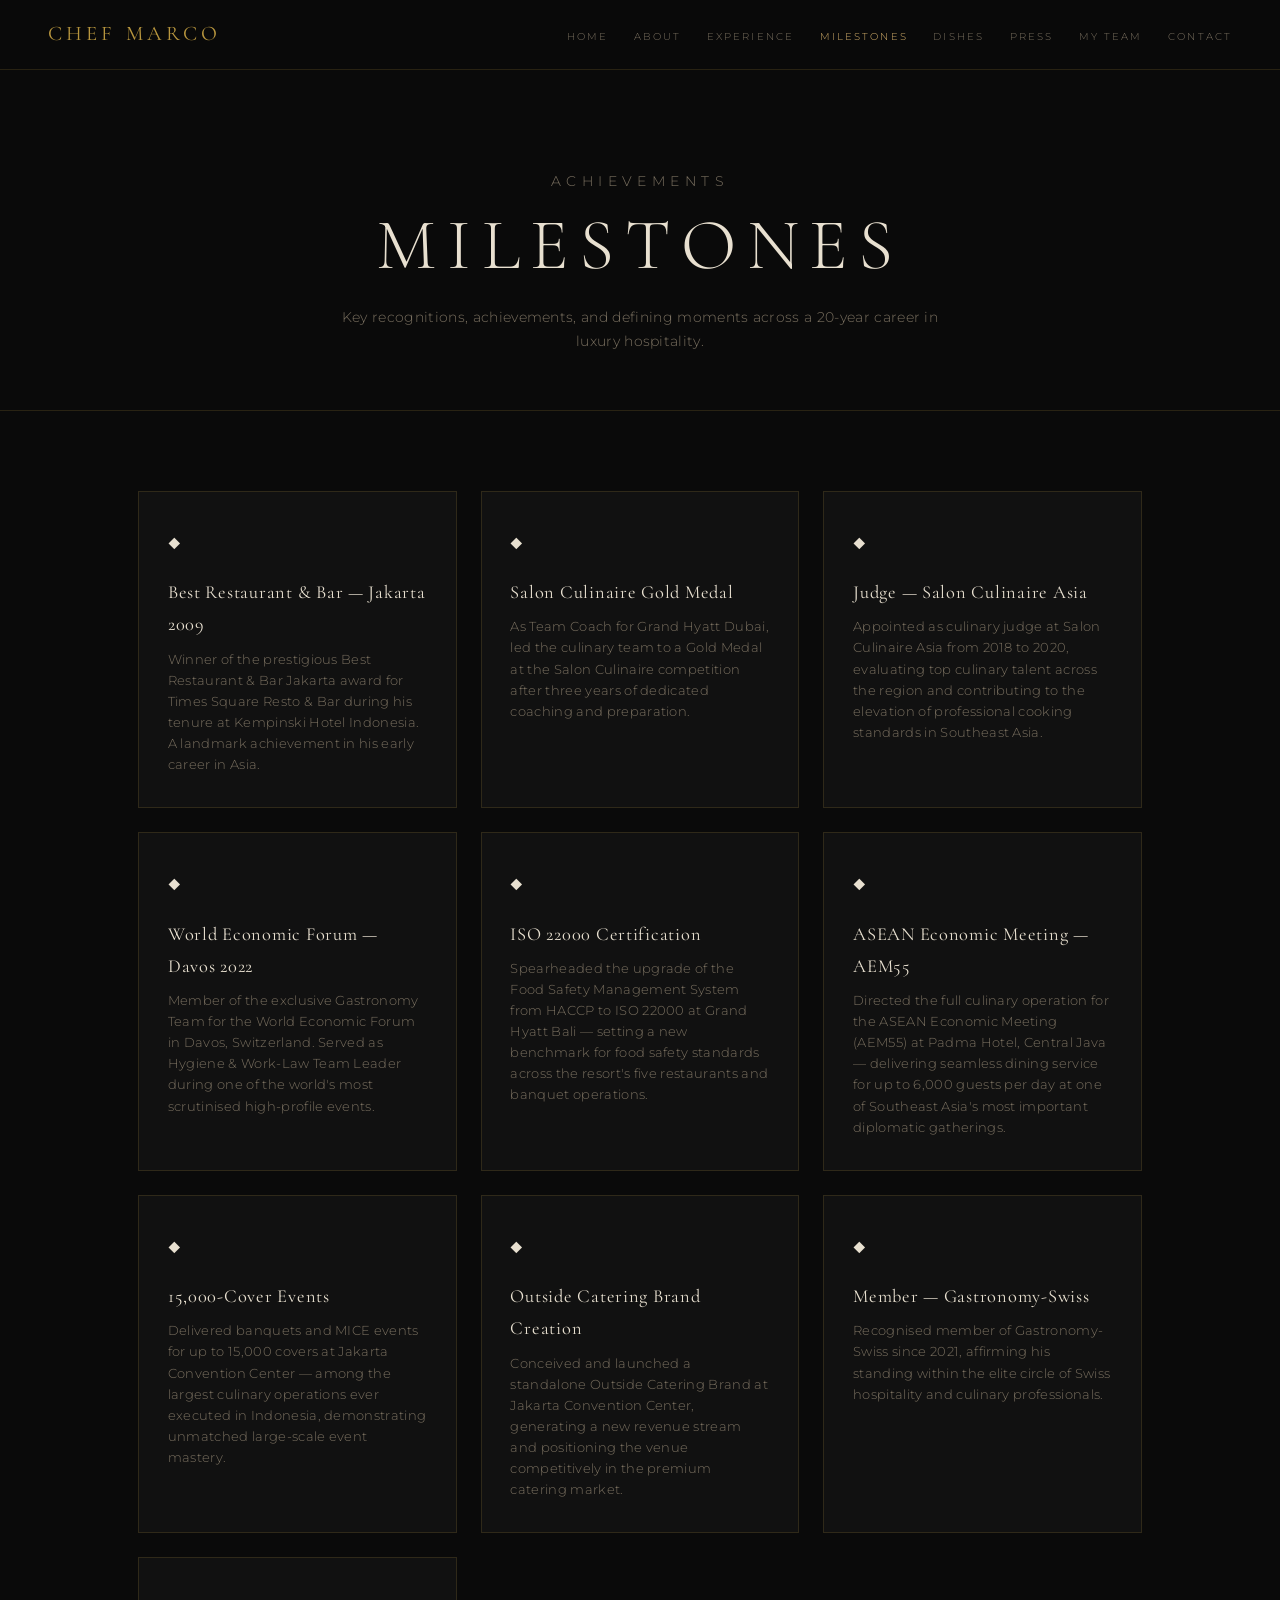
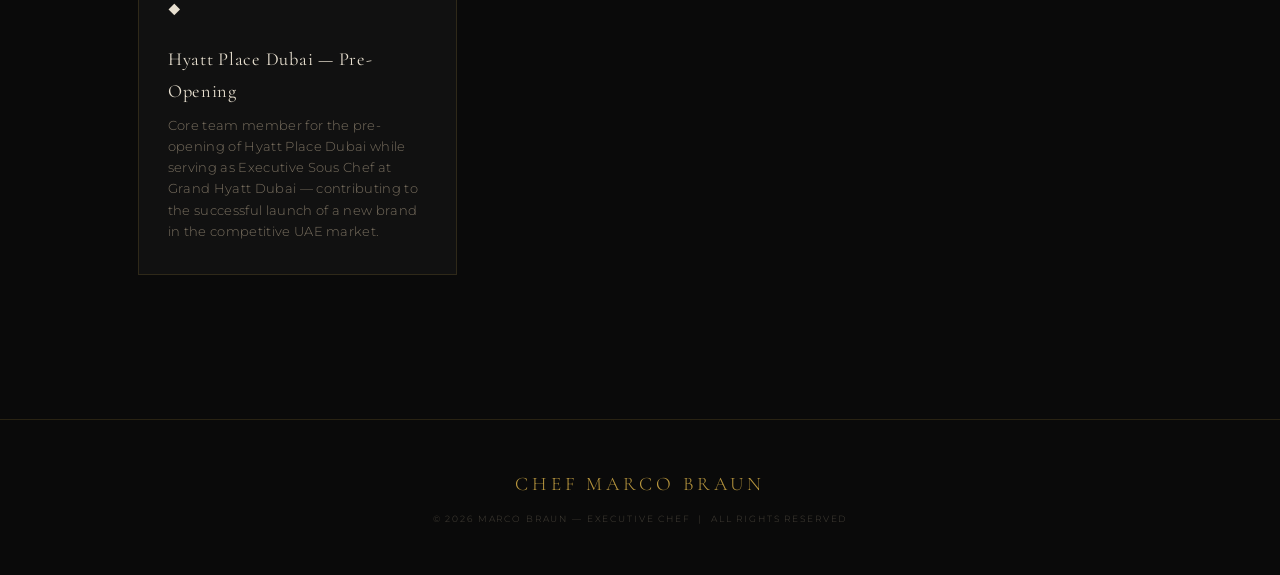
<file: milestones.html>
<!DOCTYPE html>
<html lang="en">
<head>
  <meta charset="UTF-8" />
  <meta name="viewport" content="width=device-width, initial-scale=1.0" />
  <title>Milestones — Chef Marco Braun</title>
  <link rel="stylesheet" href="css/style.css" />
</head>
<body>

<nav class="nav">
  <a href="index.html" class="nav-brand">Chef Marco</a>
  <button class="nav-toggle" id="navToggle">&#9776;</button>
  <ul class="nav-links" id="navLinks">
    <li><a href="index.html">Home</a></li>
    <li><a href="about.html">About</a></li>
    <li><a href="experience.html">Experience</a></li>
    <li><a href="milestones.html">Milestones</a></li>
    <li><a href="dishes.html">Dishes</a></li>
    <li><a href="press.html">Press</a></li>
    <li><a href="team.html">My Team</a></li>
    <li><a href="contact.html">Contact</a></li>
  </ul>
</nav>

<div class="page-content">
  <div class="page-header">
    <p class="eyebrow">Achievements</p>
    <h1>Milestones</h1>
    <p>Key recognitions, achievements, and defining moments across a 20-year career in luxury hospitality.</p>
  </div>

  <section class="section">
    <div class="milestones-grid">

      <div class="milestone-card">
        <div class="milestone-icon">&#9670;</div>
        <h3>Best Restaurant &amp; Bar — Jakarta 2009</h3>
        <p>Winner of the prestigious Best Restaurant &amp; Bar Jakarta award for Times Square Resto &amp; Bar during his tenure at Kempinski Hotel Indonesia. A landmark achievement in his early career in Asia.</p>
      </div>

      <div class="milestone-card">
        <div class="milestone-icon">&#9670;</div>
        <h3>Salon Culinaire Gold Medal</h3>
        <p>As Team Coach for Grand Hyatt Dubai, led the culinary team to a Gold Medal at the Salon Culinaire competition after three years of dedicated coaching and preparation.</p>
      </div>

      <div class="milestone-card">
        <div class="milestone-icon">&#9670;</div>
        <h3>Judge — Salon Culinaire Asia</h3>
        <p>Appointed as culinary judge at Salon Culinaire Asia from 2018 to 2020, evaluating top culinary talent across the region and contributing to the elevation of professional cooking standards in Southeast Asia.</p>
      </div>

      <div class="milestone-card">
        <div class="milestone-icon">&#9670;</div>
        <h3>World Economic Forum — Davos 2022</h3>
        <p>Member of the exclusive Gastronomy Team for the World Economic Forum in Davos, Switzerland. Served as Hygiene &amp; Work-Law Team Leader during one of the world's most scrutinised high-profile events.</p>
      </div>

      <div class="milestone-card">
        <div class="milestone-icon">&#9670;</div>
        <h3>ISO 22000 Certification</h3>
        <p>Spearheaded the upgrade of the Food Safety Management System from HACCP to ISO 22000 at Grand Hyatt Bali — setting a new benchmark for food safety standards across the resort's five restaurants and banquet operations.</p>
      </div>

      <div class="milestone-card">
        <div class="milestone-icon">&#9670;</div>
        <h3>ASEAN Economic Meeting — AEM55</h3>
        <p>Directed the full culinary operation for the ASEAN Economic Meeting (AEM55) at Padma Hotel, Central Java — delivering seamless dining service for up to 6,000 guests per day at one of Southeast Asia's most important diplomatic gatherings.</p>
      </div>

      <div class="milestone-card">
        <div class="milestone-icon">&#9670;</div>
        <h3>15,000-Cover Events</h3>
        <p>Delivered banquets and MICE events for up to 15,000 covers at Jakarta Convention Center — among the largest culinary operations ever executed in Indonesia, demonstrating unmatched large-scale event mastery.</p>
      </div>

      <div class="milestone-card">
        <div class="milestone-icon">&#9670;</div>
        <h3>Outside Catering Brand Creation</h3>
        <p>Conceived and launched a standalone Outside Catering Brand at Jakarta Convention Center, generating a new revenue stream and positioning the venue competitively in the premium catering market.</p>
      </div>

      <div class="milestone-card">
        <div class="milestone-icon">&#9670;</div>
        <h3>Member — Gastronomy-Swiss</h3>
        <p>Recognised member of Gastronomy-Swiss since 2021, affirming his standing within the elite circle of Swiss hospitality and culinary professionals.</p>
      </div>

      <div class="milestone-card">
        <div class="milestone-icon">&#9670;</div>
        <h3>Hyatt Place Dubai — Pre-Opening</h3>
        <p>Core team member for the pre-opening of Hyatt Place Dubai while serving as Executive Sous Chef at Grand Hyatt Dubai — contributing to the successful launch of a new brand in the competitive UAE market.</p>
      </div>

    </div>
  </section>
</div>

<footer class="site-footer">
  <div class="footer-brand">Chef Marco Braun</div>
  <div class="footer-copy">&copy; 2026 Marco Braun &mdash; Executive Chef &nbsp;|&nbsp; All Rights Reserved</div>
</footer>

<script src="js/main.js"></script>
</body>
</html>
</file>
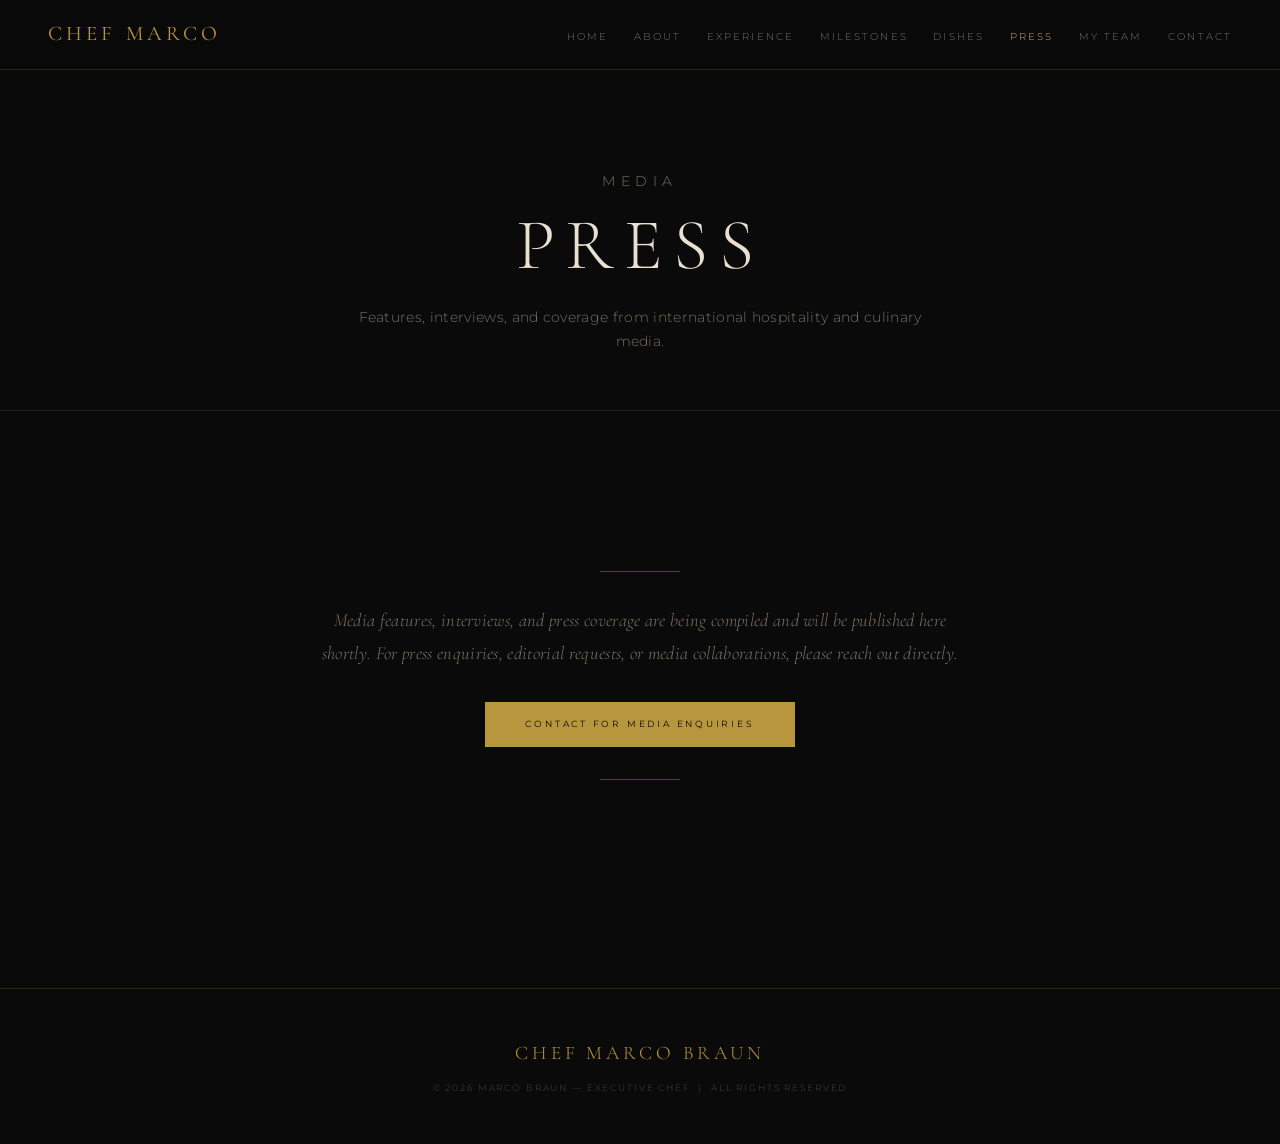
<file: press.html>
<!DOCTYPE html>
<html lang="en">
<head>
  <meta charset="UTF-8" />
  <meta name="viewport" content="width=device-width, initial-scale=1.0" />
  <title>Press — Chef Marco Braun</title>
  <link rel="stylesheet" href="css/style.css" />
</head>
<body>

<nav class="nav">
  <a href="index.html" class="nav-brand">Chef Marco</a>
  <button class="nav-toggle" id="navToggle">&#9776;</button>
  <ul class="nav-links" id="navLinks">
    <li><a href="index.html">Home</a></li>
    <li><a href="about.html">About</a></li>
    <li><a href="experience.html">Experience</a></li>
    <li><a href="milestones.html">Milestones</a></li>
    <li><a href="dishes.html">Dishes</a></li>
    <li><a href="press.html">Press</a></li>
    <li><a href="team.html">My Team</a></li>
    <li><a href="contact.html">Contact</a></li>
  </ul>
</nav>

<div class="page-content">
  <div class="page-header">
    <p class="eyebrow">Media</p>
    <h1>Press</h1>
    <p>Features, interviews, and coverage from international hospitality and culinary media.</p>
  </div>

  <section class="section">
    <div class="press-holding">
      <div class="press-holding__rule"></div>
      <p class="press-holding__text">Media features, interviews, and press coverage are being compiled and will be published here shortly. For press enquiries, editorial requests, or media collaborations, please reach out directly.</p>
      <a href="contact.html" class="btn btn-gold" style="margin-top: 2rem; display: inline-block;">Contact for Media Enquiries</a>
      <div class="press-holding__rule"></div>
    </div>
  </section>
</div>

<footer class="site-footer">
  <div class="footer-brand">Chef Marco Braun</div>
  <div class="footer-copy">&copy; 2026 Marco Braun &mdash; Executive Chef &nbsp;|&nbsp; All Rights Reserved</div>
</footer>

<script src="js/main.js"></script>
</body>
</html>
</file>
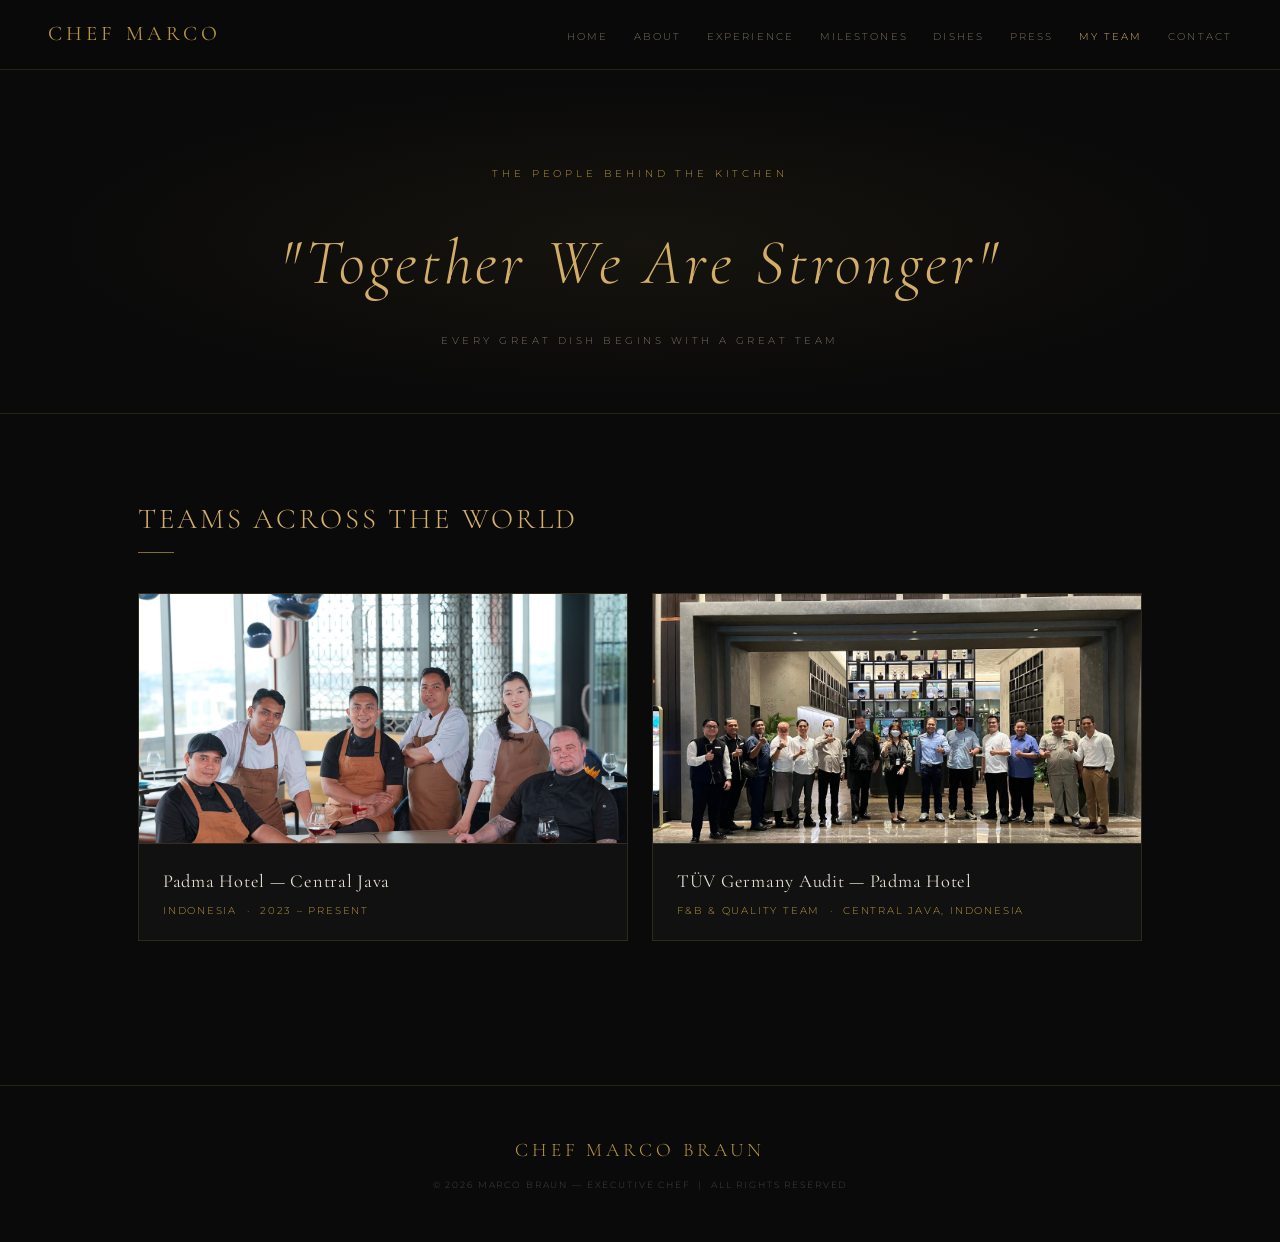
<file: team.html>
<!DOCTYPE html>
<html lang="en">
<head>
  <meta charset="UTF-8" />
  <meta name="viewport" content="width=device-width, initial-scale=1.0" />
  <title>My Team — Chef Marco Braun</title>
  <link rel="stylesheet" href="css/style.css" />
</head>
<body>

<nav class="nav">
  <a href="index.html" class="nav-brand">Chef Marco</a>
  <button class="nav-toggle" id="navToggle">&#9776;</button>
  <ul class="nav-links" id="navLinks">
    <li><a href="index.html">Home</a></li>
    <li><a href="about.html">About</a></li>
    <li><a href="experience.html">Experience</a></li>
    <li><a href="milestones.html">Milestones</a></li>
    <li><a href="dishes.html">Dishes</a></li>
    <li><a href="press.html">Press</a></li>
    <li><a href="team.html">My Team</a></li>
    <li><a href="contact.html">Contact</a></li>
  </ul>
</nav>

<div class="page-content">

  <div class="team-hero-section">
    <p class="eyebrow">The People Behind the Kitchen</p>
    <h2 class="team-slogan">"Together We Are Stronger"</h2>
    <p class="team-slogan-sub">Every great dish begins with a great team</p>
  </div>

  <section class="section">
    <p class="section-title">Teams Across the World</p>
    <div class="section-rule"></div>

    <div class="team-grid">

      <div class="team-card">
        <div class="team-img team-img--photo">
          <img src="images/team-padma.jpg" alt="Team Padma Hotel Central Java" />
        </div>
        <div class="team-label">
          <h3>Padma Hotel — Central Java</h3>
          <p>Indonesia &nbsp;·&nbsp; 2023 – Present</p>
        </div>
      </div>

      <div class="team-card">
        <div class="team-img team-img--photo">
          <img src="images/team-tuv-audit.jpg" alt="TÜV Germany Audit Team — Padma Hotel" />
        </div>
        <div class="team-label">
          <h3>TÜV Germany Audit — Padma Hotel</h3>
          <p>F&amp;B &amp; Quality Team &nbsp;·&nbsp; Central Java, Indonesia</p>
        </div>
      </div>

    </div>
  </section>
</div>

<footer class="site-footer">
  <div class="footer-brand">Chef Marco Braun</div>
  <div class="footer-copy">&copy; 2026 Marco Braun &mdash; Executive Chef &nbsp;|&nbsp; All Rights Reserved</div>
</footer>

<script src="js/main.js"></script>
</body>
</html>
</file>
<file: css/style.css>
@import url('https://fonts.googleapis.com/css2?family=Cormorant+Garamond:ital,wght@0,300;0,400;0,600;1,300;1,400&family=Montserrat:wght@300;400;500&display=swap');

*, *::before, *::after { margin: 0; padding: 0; box-sizing: border-box; }

:root {
  --gold: #b8963e;
  --gold-light: #d4af6a;
  --gold-dim: rgba(184,150,62,0.12);
  --bg: #0a0a0a;
  --surface: #111111;
  --surface-2: #181818;
  --border: rgba(184,150,62,0.18);
  --text: #e8e0d0;
  --text-muted: #7a7060;
  --nav-h: 70px;
}

html { scroll-behavior: smooth; }

body {
  background: var(--bg);
  color: var(--text);
  font-family: 'Montserrat', sans-serif;
  font-weight: 300;
  line-height: 1.75;
  letter-spacing: 0.02em;
}

/* ── NAV ── */
.nav {
  position: fixed;
  top: 0; left: 0; right: 0;
  height: var(--nav-h);
  background: rgba(10,10,10,0.96);
  backdrop-filter: blur(12px);
  border-bottom: 1px solid var(--border);
  display: flex;
  align-items: center;
  justify-content: space-between;
  padding: 0 3rem;
  z-index: 1000;
}
.nav-brand {
  font-family: 'Cormorant Garamond', serif;
  font-size: 1.3rem;
  font-weight: 400;
  letter-spacing: 0.2em;
  text-transform: uppercase;
  color: var(--gold);
  text-decoration: none;
  white-space: nowrap;
}
.nav-links {
  list-style: none;
  display: flex;
  gap: 1.6rem;
  align-items: center;
}
.nav-links a {
  font-size: 0.6rem;
  letter-spacing: 0.22em;
  text-transform: uppercase;
  color: var(--text-muted);
  text-decoration: none;
  transition: color 0.3s;
  white-space: nowrap;
}
.nav-links a:hover,
.nav-links a.active { color: var(--gold-light); }
.nav-toggle {
  display: none;
  background: none;
  border: none;
  color: var(--gold);
  font-size: 1.5rem;
  cursor: pointer;
  line-height: 1;
}

/* ── PAGE WRAPPER ── */
.page-content { padding-top: var(--nav-h); }

/* ── HERO SPLIT ── */
.hero-split {
  min-height: calc(100vh - var(--nav-h));
  display: grid;
  grid-template-columns: 1fr 1fr;
}

.hero-split__text {
  display: flex;
  flex-direction: column;
  justify-content: center;
  padding: 5rem 4rem 5rem 5rem;
  position: relative;
}
.hero-split__text::before {
  content: '';
  position: absolute;
  inset: 0;
  background: radial-gradient(ellipse at 30% 50%, rgba(184,150,62,0.07) 0%, transparent 65%);
  pointer-events: none;
}

.hero-split__photo {
  position: relative;
  overflow: hidden;
  background: var(--surface-2);
}
.hero-split__photo::before {
  content: '';
  position: absolute;
  inset: 0;
  background: linear-gradient(to right, var(--bg) 0%, transparent 18%),
              linear-gradient(to top, var(--bg) 0%, transparent 15%);
  z-index: 1;
  pointer-events: none;
}
.hero-split__photo-inner {
  width: 100%;
  height: 100%;
  position: relative;
}
.hero-split__photo-inner img {
  width: 100%;
  height: 100%;
  object-fit: cover;
  object-position: center top;
  display: block;
  filter: grayscale(15%) contrast(1.05);
}

.hero-split__photo-badge {
  position: absolute;
  bottom: 3rem;
  right: 3rem;
  z-index: 2;
  border: 1px solid var(--gold);
  background: rgba(10,10,10,0.85);
  padding: 1.2rem 1.6rem;
  text-align: center;
  backdrop-filter: blur(8px);
}
.badge-num {
  display: block;
  font-family: 'Cormorant Garamond', serif;
  font-size: 2.2rem;
  font-weight: 300;
  color: var(--gold);
  line-height: 1;
}
.badge-label {
  display: block;
  font-size: 0.55rem;
  letter-spacing: 0.2em;
  text-transform: uppercase;
  color: var(--text-muted);
  margin-top: 0.4rem;
}

@media (max-width: 860px) {
  .hero-split {
    grid-template-columns: 1fr;
    grid-template-rows: auto auto;
  }
  .hero-split__text {
    padding: 4rem 2rem 3rem;
    order: 2;
  }
  .hero-split__text .eyebrow,
  .hero-split__text .hero-name,
  .hero-split__text .hero-title,
  .hero-split__text .hero-quote,
  .hero-split__text .hero-quote-by { text-align: center; }
  .hero-split__text .divider { margin: 0 auto; }
  .hero-split__text .hero-stats { justify-content: center !important; }
  .hero-split__text .cta-row { justify-content: center !important; }
  .hero-split__photo {
    order: 1;
    height: 55vw;
    min-height: 320px;
    max-height: 500px;
  }
  .hero-split__photo::before {
    background: linear-gradient(to top, var(--bg) 0%, transparent 30%);
  }
  .hero-split__photo-badge { bottom: 1.5rem; right: 1.5rem; }
}

/* ── HERO ── */
.hero {
  min-height: 100vh;
  display: flex;
  flex-direction: column;
  align-items: center;
  justify-content: center;
  text-align: center;
  padding: 5rem 2rem 4rem;
  position: relative;
}
.hero::before {
  content: '';
  position: absolute;
  inset: 0;
  background: radial-gradient(ellipse at 50% 40%, rgba(184,150,62,0.07) 0%, transparent 65%);
  pointer-events: none;
}
.eyebrow {
  font-size: 0.6rem;
  letter-spacing: 0.4em;
  text-transform: uppercase;
  color: var(--gold);
  margin-bottom: 1.5rem;
}
.hero-name {
  font-family: 'Cormorant Garamond', serif;
  font-size: clamp(3.5rem, 10vw, 7rem);
  font-weight: 300;
  letter-spacing: 0.18em;
  text-transform: uppercase;
  line-height: 1;
  color: var(--text);
  margin-bottom: 1.2rem;
}
.hero-title {
  font-size: 0.62rem;
  letter-spacing: 0.3em;
  text-transform: uppercase;
  color: var(--gold-light);
  margin-bottom: 3rem;
  line-height: 2.2;
}
.divider {
  display: flex;
  align-items: center;
  gap: 1rem;
  margin: 0 auto 2.5rem;
  width: 240px;
}
.divider span { flex: 1; height: 1px; background: var(--gold); opacity: 0.3; }
.divider svg { width: 8px; height: 8px; fill: var(--gold); opacity: 0.6; flex-shrink: 0; }
.hero-quote {
  font-family: 'Cormorant Garamond', serif;
  font-size: clamp(1.2rem, 3vw, 1.75rem);
  font-style: italic;
  font-weight: 300;
  color: var(--text);
  max-width: 620px;
  line-height: 1.55;
  margin-bottom: 0.5rem;
}
.hero-quote-by {
  font-size: 0.58rem;
  letter-spacing: 0.28em;
  text-transform: uppercase;
  color: var(--text-muted);
  margin-bottom: 4rem;
}
.hero-stats {
  display: flex;
  gap: 3.5rem;
  justify-content: center;
  flex-wrap: wrap;
  margin-bottom: 4rem;
}
.stat-num {
  display: block;
  font-family: 'Cormorant Garamond', serif;
  font-size: 2.8rem;
  font-weight: 300;
  color: var(--gold);
  line-height: 1;
}
.stat-label {
  display: block;
  font-size: 0.55rem;
  letter-spacing: 0.25em;
  text-transform: uppercase;
  color: var(--text-muted);
  margin-top: 0.5rem;
}
.cta-row {
  display: flex;
  gap: 1rem;
  justify-content: center;
  flex-wrap: wrap;
}

/* ── BUTTONS ── */
.btn {
  display: inline-block;
  padding: 0.9rem 2.5rem;
  font-family: 'Montserrat', sans-serif;
  font-size: 0.58rem;
  font-weight: 400;
  letter-spacing: 0.3em;
  text-transform: uppercase;
  text-decoration: none;
  cursor: pointer;
  border: none;
  transition: all 0.3s;
}
.btn-gold { background: var(--gold); color: #0a0a0a; }
.btn-gold:hover { background: var(--gold-light); }
.btn-outline { border: 1px solid rgba(184,150,62,0.5); color: var(--gold); background: transparent; }
.btn-outline:hover { border-color: var(--gold); background: var(--gold-dim); }

/* ── PAGE HEADER ── */
.page-header {
  padding: 5rem 2rem 3.5rem;
  text-align: center;
  border-bottom: 1px solid var(--border);
}
.page-header .eyebrow { margin-bottom: 0.8rem; }
.page-header h1 {
  font-family: 'Cormorant Garamond', serif;
  font-size: clamp(2.5rem, 7vw, 4.5rem);
  font-weight: 300;
  letter-spacing: 0.15em;
  text-transform: uppercase;
  color: var(--text);
  line-height: 1.1;
}
.page-header p {
  max-width: 600px;
  margin: 1.2rem auto 0;
  font-size: 0.85rem;
  color: var(--text-muted);
  line-height: 1.8;
}

/* ── SECTION ── */
.section {
  padding: 5rem 3rem;
  max-width: 1100px;
  margin: 0 auto;
}
.section-title {
  font-family: 'Cormorant Garamond', serif;
  font-size: 1.8rem;
  font-weight: 300;
  letter-spacing: 0.1em;
  text-transform: uppercase;
  color: var(--gold-light);
  margin-bottom: 0.5rem;
}
.section-rule { width: 36px; height: 1px; background: var(--gold); margin-bottom: 2.5rem; opacity: 0.7; }

/* ── ABOUT ── */
.about-grid {
  display: grid;
  grid-template-columns: 1.2fr 1fr;
  gap: 5rem;
  align-items: start;
}
.about-text p {
  font-size: 0.88rem;
  color: var(--text);
  opacity: 0.85;
  margin-bottom: 1.2rem;
  line-height: 1.85;
}
.competencies { display: flex; flex-direction: column; gap: 1rem; }
.competency {
  padding: 1.2rem 1.4rem;
  border: 1px solid var(--border);
  background: var(--surface);
}
.competency-title {
  font-size: 0.6rem;
  letter-spacing: 0.25em;
  text-transform: uppercase;
  color: var(--gold);
  margin-bottom: 0.35rem;
}
.competency-desc { font-size: 0.8rem; color: var(--text-muted); line-height: 1.6; }

/* ── BRANDS ── */
.brands { border-top: 1px solid var(--border); padding-top: 3rem; margin-top: 3rem; }
.brands-label {
  font-size: 0.58rem;
  letter-spacing: 0.3em;
  text-transform: uppercase;
  color: var(--text-muted);
  text-align: center;
  margin-bottom: 2rem;
}
.brands-grid { display: flex; flex-wrap: wrap; gap: 0.8rem; justify-content: center; }
.brand-tag {
  padding: 0.55rem 1.3rem;
  border: 1px solid var(--border);
  font-size: 0.6rem;
  letter-spacing: 0.18em;
  text-transform: uppercase;
  color: var(--text-muted);
  transition: border-color 0.3s, color 0.3s;
}
.brand-tag:hover { border-color: var(--gold); color: var(--gold-light); }

/* ── ABOUT CINEMATIC STRIP ── */
.about-cinematic {
  position: relative;
  width: 100%;
  height: 520px;
  overflow: hidden;
}
.about-cinematic img {
  width: 100%;
  height: 100%;
  object-fit: cover;
  object-position: center 20%;
  display: block;
  filter: grayscale(20%) brightness(0.6);
}
.about-cinematic__overlay {
  position: absolute;
  inset: 0;
  background: linear-gradient(to right, rgba(10,10,10,0.75) 0%, rgba(10,10,10,0.2) 60%, transparent 100%);
  display: flex;
  flex-direction: column;
  justify-content: center;
  padding: 0 6rem;
}
.about-cinematic__quote {
  font-family: 'Cormorant Garamond', serif;
  font-size: clamp(1.6rem, 3.5vw, 2.6rem);
  font-style: italic;
  font-weight: 300;
  color: #fff;
  max-width: 620px;
  line-height: 1.4;
  margin-bottom: 1rem;
}
.about-cinematic__attr {
  font-size: 0.6rem;
  letter-spacing: 0.35em;
  text-transform: uppercase;
  color: var(--gold-light);
}
@media (max-width: 768px) {
  .about-cinematic { height: 380px; }
  .about-cinematic__overlay { padding: 0 2rem; }
}

/* ── ABOUT JAVA SPLIT ── */
.about-java-split {
  display: grid;
  grid-template-columns: 1fr 1fr;
  min-height: 560px;
}
.about-java-split__img {
  overflow: hidden;
}
.about-java-split__img img {
  width: 100%;
  height: 100%;
  object-fit: cover;
  object-position: center top;
  display: block;
  transition: transform 0.6s ease;
}
.about-java-split__img:hover img { transform: scale(1.03); }
.about-java-split__text {
  background: var(--surface);
  display: flex;
  flex-direction: column;
  justify-content: center;
  padding: 4rem 4rem;
  border-left: 1px solid var(--border);
}
.about-java-split__text .eyebrow {
  font-size: 0.58rem;
  letter-spacing: 0.3em;
  text-transform: uppercase;
  color: var(--gold);
  margin-bottom: 1rem;
}
.about-java-split__text h2 {
  font-family: 'Cormorant Garamond', serif;
  font-size: clamp(1.6rem, 2.5vw, 2.4rem);
  font-weight: 300;
  color: var(--text);
  line-height: 1.3;
  margin-bottom: 1.5rem;
}
.about-java-split__text p {
  font-size: 0.8rem;
  color: var(--text-muted);
  line-height: 1.85;
  max-width: 420px;
}
@media (max-width: 768px) {
  .about-java-split { grid-template-columns: 1fr; }
  .about-java-split__img { height: 400px; }
  .about-java-split__text { padding: 2.5rem 1.5rem; }
}

/* ── TIMELINE ── */
.timeline { position: relative; padding-left: 1.5rem; }
.timeline::before {
  content: '';
  position: absolute;
  left: 0; top: 8px; bottom: 0;
  width: 1px;
  background: linear-gradient(to bottom, var(--gold) 0%, rgba(184,150,62,0.08) 100%);
}
.timeline-item { position: relative; padding-left: 2.5rem; padding-bottom: 3.5rem; }
.timeline-item:last-child { padding-bottom: 0; }
.timeline-dot {
  position: absolute;
  left: -1.55rem;
  top: 0.6rem;
  width: 8px; height: 8px;
  background: var(--gold);
  transform: rotate(45deg);
}
.timeline-date {
  font-size: 0.58rem;
  letter-spacing: 0.3em;
  text-transform: uppercase;
  color: var(--gold);
  margin-bottom: 0.3rem;
}
.timeline-role {
  font-family: 'Cormorant Garamond', serif;
  font-size: 1.5rem;
  font-weight: 400;
  color: var(--text);
  letter-spacing: 0.04em;
  margin-bottom: 0.15rem;
}
.timeline-place {
  font-size: 0.72rem;
  letter-spacing: 0.1em;
  color: var(--gold-light);
  margin-bottom: 0.9rem;
}
.timeline-points { list-style: none; display: flex; flex-direction: column; gap: 0.35rem; }
.timeline-points li {
  font-size: 0.82rem;
  color: var(--text-muted);
  padding-left: 1.2rem;
  position: relative;
  line-height: 1.55;
}
.timeline-points li::before { content: '—'; position: absolute; left: 0; color: var(--gold); opacity: 0.45; }

/* ── MILESTONES ── */
.milestones-grid {
  display: grid;
  grid-template-columns: repeat(auto-fit, minmax(280px, 1fr));
  gap: 1.5rem;
}
.milestone-card {
  background: var(--surface);
  border: 1px solid var(--border);
  padding: 2rem 1.8rem;
  transition: border-color 0.3s;
}
.milestone-card:hover { border-color: rgba(184,150,62,0.5); }
.milestone-icon { font-size: 1.3rem; margin-bottom: 1rem; }
.milestone-card h3 {
  font-family: 'Cormorant Garamond', serif;
  font-size: 1.15rem;
  font-weight: 400;
  color: var(--text);
  margin-bottom: 0.5rem;
  letter-spacing: 0.04em;
}
.milestone-card p { font-size: 0.8rem; color: var(--text-muted); line-height: 1.65; }

/* ── DISHES ── */
.dishes-intro {
  font-family: 'Cormorant Garamond', serif;
  font-size: 1.2rem;
  font-style: italic;
  color: var(--text-muted);
  max-width: 600px;
  line-height: 1.7;
  margin-bottom: 3rem;
}
.dishes-grid {
  display: grid;
  grid-template-columns: repeat(auto-fit, minmax(300px, 1fr));
  gap: 2rem;
}
.dish-card {
  background: var(--surface);
  border: 1px solid var(--border);
  overflow: hidden;
  transition: border-color 0.3s;
}
.dish-card:hover { border-color: rgba(184,150,62,0.45); }
.dish-img {
  width: 100%;
  height: 210px;
  background: var(--surface-2);
  display: flex;
  align-items: center;
  justify-content: center;
  border-bottom: 1px solid var(--border);
}
.dish-img span {
  font-size: 0.55rem;
  letter-spacing: 0.22em;
  text-transform: uppercase;
  color: var(--text-muted);
  opacity: 0.4;
}
.dish-img--photo { display: block; padding: 0; }
.dish-img--photo img { width: 100%; height: 100%; object-fit: cover; display: block; }
.dish-img--contain { height: 400px; background: var(--surface-2); }
.dish-img--contain img { object-fit: contain; background: var(--surface-2); }
.dish-info { padding: 1.5rem; }
.dish-info h3 {
  font-family: 'Cormorant Garamond', serif;
  font-size: 1.3rem;
  font-weight: 400;
  color: var(--text);
  margin-bottom: 0.5rem;
  letter-spacing: 0.03em;
}
.dish-info p { font-size: 0.78rem; color: var(--text-muted); line-height: 1.65; font-style: italic; }
.dish-tag {
  display: inline-block;
  margin-top: 0.8rem;
  font-size: 0.55rem;
  letter-spacing: 0.2em;
  text-transform: uppercase;
  color: var(--gold);
  border: 1px solid rgba(184,150,62,0.3);
  padding: 0.25rem 0.7rem;
}

/* ── VIP COLLAGE ── */
.vip-collage-section {
  margin-top: 4rem;
  border-top: 1px solid var(--border);
  padding-top: 3rem;
}
.vip-collage-header {
  margin-bottom: 2rem;
}
.vip-collage-header h2 {
  font-family: 'Cormorant Garamond', serif;
  font-size: 2rem;
  font-weight: 300;
  letter-spacing: 0.05em;
  color: var(--text);
  margin-bottom: 0.4rem;
}
.vip-collage-header p {
  font-size: 0.7rem;
  letter-spacing: 0.22em;
  text-transform: uppercase;
  color: var(--gold);
}
.vip-collage {
  display: grid;
  grid-template-columns: 1fr 1fr 1.6fr;
  grid-template-rows: 420px;
  gap: 0.6rem;
}
.vip-collage__img {
  overflow: hidden;
  position: relative;
}
.vip-collage__img img {
  width: 100%;
  height: 100%;
  object-fit: cover;
  display: block;
  transition: transform 0.6s ease;
}
.vip-collage__img:hover img { transform: scale(1.04); }

/* ── GALLERY ── */
.gallery-grid {
  display: grid;
  grid-template-columns: repeat(3, 1fr);
  gap: 0.8rem;
}
.gallery-item {
  aspect-ratio: 4/3;
  background: var(--surface);
  border: 1px solid var(--border);
  display: flex;
  align-items: center;
  justify-content: center;
  overflow: hidden;
}
.gallery-item span {
  font-size: 0.55rem;
  letter-spacing: 0.2em;
  text-transform: uppercase;
  color: var(--text-muted);
  opacity: 0.35;
}

/* ── PRESS ── */
.press-holding {
  max-width: 640px;
  margin: 0 auto;
  text-align: center;
  padding: 3rem 0 2rem;
  display: flex;
  flex-direction: column;
  align-items: center;
}
.press-holding__rule {
  width: 80px;
  height: 1px;
  background: var(--gold);
  opacity: 0.4;
  margin: 2rem 0;
}
.press-holding__text {
  font-family: 'Cormorant Garamond', serif;
  font-size: 1.15rem;
  font-style: italic;
  font-weight: 300;
  color: var(--text-muted);
  line-height: 1.8;
}

/* ── TEAM ── */
.team-hero-section {
  padding: 6rem 2rem 4rem;
  text-align: center;
  position: relative;
  border-bottom: 1px solid var(--border);
}
.team-hero-section::before {
  content: '';
  position: absolute;
  inset: 0;
  background: radial-gradient(ellipse at center, rgba(184,150,62,0.07) 0%, transparent 65%);
  pointer-events: none;
}
.team-slogan {
  font-family: 'Cormorant Garamond', serif;
  font-size: clamp(2rem, 6vw, 4rem);
  font-weight: 300;
  font-style: italic;
  color: var(--gold-light);
  letter-spacing: 0.06em;
  margin-bottom: 0.8rem;
}
.team-slogan-sub {
  font-size: 0.62rem;
  letter-spacing: 0.35em;
  text-transform: uppercase;
  color: var(--text-muted);
}
.team-grid {
  display: grid;
  grid-template-columns: repeat(auto-fit, minmax(280px, 1fr));
  gap: 1.5rem;
}
.team-card {
  background: var(--surface);
  border: 1px solid var(--border);
  overflow: hidden;
  transition: border-color 0.3s;
}
.team-card:hover { border-color: rgba(184,150,62,0.45); }
.team-img {
  width: 100%;
  height: 250px;
  background: var(--surface-2);
  display: flex;
  align-items: center;
  justify-content: center;
  border-bottom: 1px solid var(--border);
}
.team-img span {
  font-size: 0.55rem;
  letter-spacing: 0.2em;
  text-transform: uppercase;
  color: var(--text-muted);
  opacity: 0.4;
}
.team-img--photo { display: block; padding: 0; }
.team-img--photo img { width: 100%; height: 100%; object-fit: cover; object-position: center top; display: block; }
.team-label { padding: 1.3rem 1.5rem; }
.team-label h3 {
  font-family: 'Cormorant Garamond', serif;
  font-size: 1.15rem;
  font-weight: 400;
  color: var(--text);
  letter-spacing: 0.04em;
}
.team-label p {
  font-size: 0.62rem;
  letter-spacing: 0.18em;
  text-transform: uppercase;
  color: var(--gold);
  margin-top: 0.3rem;
}

/* ── CONTACT ── */
.contact-grid {
  display: grid;
  grid-template-columns: 1fr 1fr;
  gap: 6rem;
  align-items: start;
}
.contact-info { display: flex; flex-direction: column; gap: 2.5rem; }
.contact-item label {
  display: block;
  font-size: 0.58rem;
  letter-spacing: 0.3em;
  text-transform: uppercase;
  color: var(--gold);
  margin-bottom: 0.5rem;
}
.contact-item-val {
  font-family: 'Cormorant Garamond', serif;
  font-size: 1.15rem;
  font-style: italic;
  color: var(--text);
}
.contact-item-val a {
  color: var(--text);
  text-decoration: none;
  border-bottom: 1px solid transparent;
  padding-bottom: 1px;
  transition: color 0.3s, border-color 0.3s;
}
.contact-item-val a:hover { color: var(--gold-light); border-bottom-color: var(--gold-light); }
.contact-form { display: flex; flex-direction: column; gap: 1.2rem; }
.form-label {
  display: block;
  font-size: 0.58rem;
  letter-spacing: 0.25em;
  text-transform: uppercase;
  color: var(--text-muted);
  margin-bottom: 0.5rem;
}
.form-input,
.form-textarea {
  width: 100%;
  background: var(--surface);
  border: 1px solid var(--border);
  color: var(--text);
  padding: 0.9rem 1.1rem;
  font-family: 'Montserrat', sans-serif;
  font-size: 0.85rem;
  font-weight: 300;
  outline: none;
  transition: border-color 0.3s;
  appearance: none;
}
.form-input:focus,
.form-textarea:focus { border-color: rgba(184,150,62,0.6); }
.form-textarea { resize: vertical; min-height: 140px; }

/* ── FOOTER ── */
.site-footer {
  border-top: 1px solid var(--border);
  padding: 3rem 2rem;
  text-align: center;
  margin-top: 4rem;
}
.footer-brand {
  font-family: 'Cormorant Garamond', serif;
  font-size: 1.2rem;
  font-weight: 300;
  letter-spacing: 0.2em;
  text-transform: uppercase;
  color: var(--gold);
  margin-bottom: 0.6rem;
}
.footer-copy {
  font-size: 0.58rem;
  letter-spacing: 0.2em;
  text-transform: uppercase;
  color: var(--text-muted);
  opacity: 0.55;
}

/* ── RESPONSIVE ── */
@media (max-width: 1024px) {
  .nav { padding: 0 2rem; }
  .nav-links { gap: 1.3rem; }
}
@media (max-width: 860px) {
  .nav-links {
    display: none;
    position: fixed;
    top: var(--nav-h);
    left: 0; right: 0;
    background: rgba(10,10,10,0.98);
    flex-direction: column;
    gap: 0;
    border-bottom: 1px solid var(--border);
  }
  .nav-links.open { display: flex; }
  .nav-links li { border-bottom: 1px solid var(--border); }
  .nav-links a { display: block; padding: 1rem 2rem; }
  .nav-toggle { display: block; }
  .about-grid,
  .contact-grid { grid-template-columns: 1fr; gap: 3rem; }
  .gallery-grid { grid-template-columns: repeat(2, 1fr); }
  .section { padding: 4rem 1.5rem; }
}
@media (max-width: 480px) {
  .gallery-grid { grid-template-columns: 1fr; }
  .hero-stats { gap: 2rem; }
  .cta-row { flex-direction: column; align-items: center; }
  .nav { padding: 0 1.5rem; }
}
</file>
